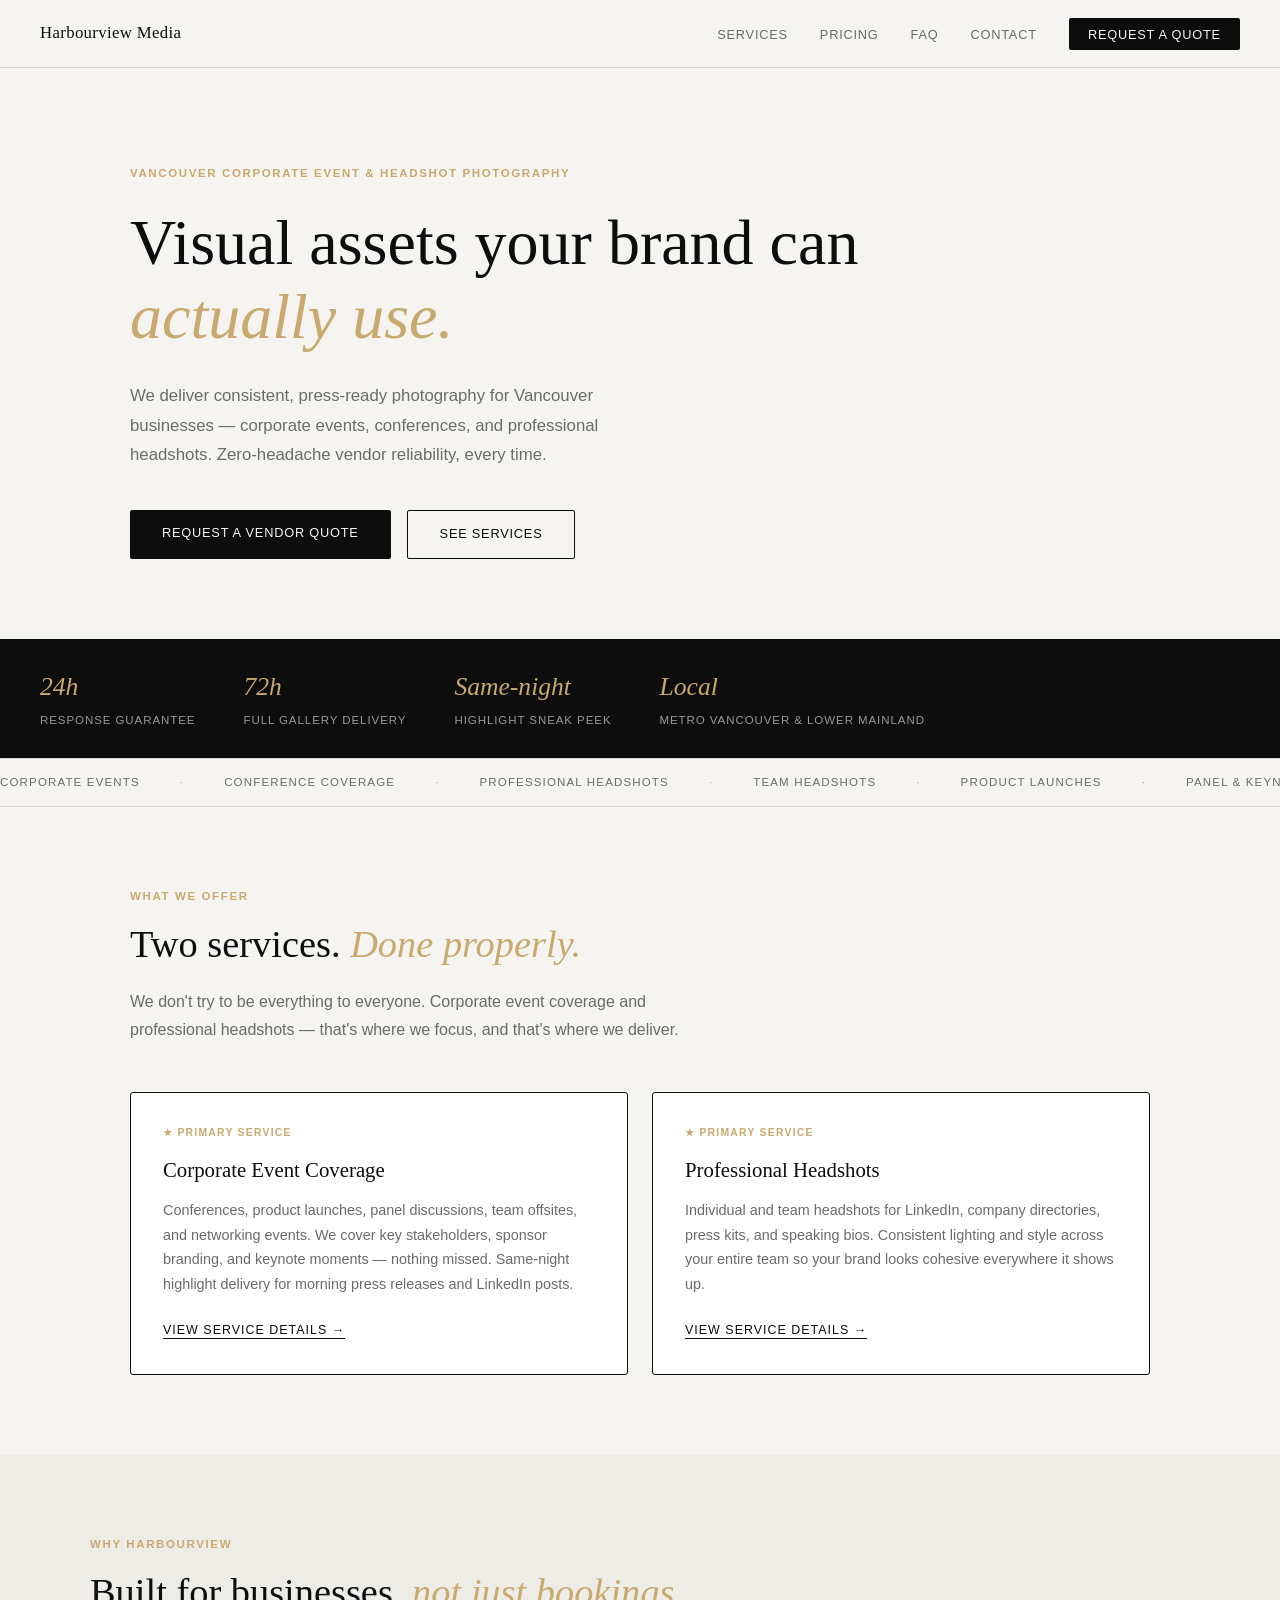
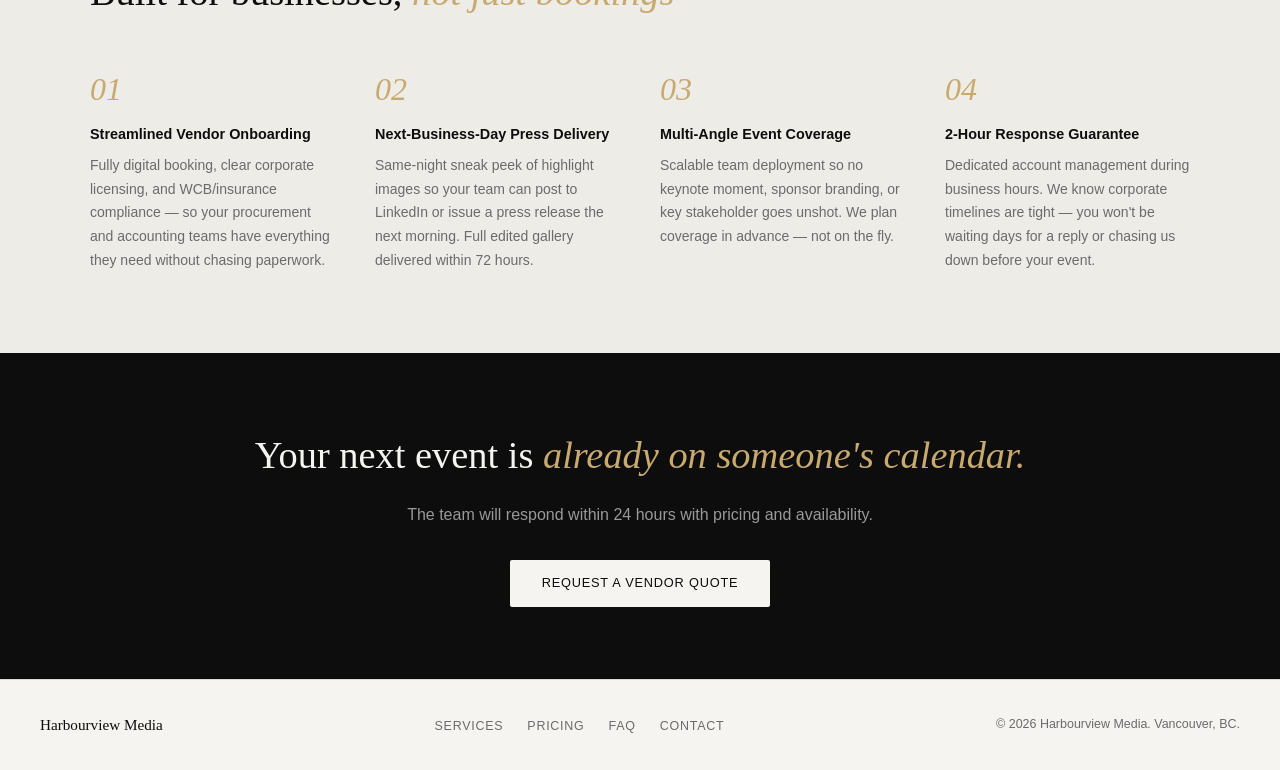
<file: index.html>
<!DOCTYPE html>
<html lang="en">
<head>
  <meta charset="UTF-8" />
  <meta name="viewport" content="width=device-width, initial-scale=1.0" />
  <title>Harbourview Media — Vancouver Corporate Event & Headshot Photography</title>
  <meta name="description" content="Vancouver's reliable corporate event and professional headshot photography studio. Serving HR directors, event planners, and marketing teams across Metro Vancouver." />
  <style>
    *, *::before, *::after { box-sizing: border-box; margin: 0; padding: 0; }
    :root {
      --black: #0d0d0d;
      --white: #f5f4f0;
      --accent: #c8a96e;
      --grey: #6b6b6b;
      --light: #eeece7;
      --border: #dedad3;
      --font-display: Georgia, 'Times New Roman', serif;
      --font-body: 'Helvetica Neue', Helvetica, Arial, sans-serif;
    }
    html { scroll-behavior: smooth; }
    body { font-family: var(--font-body); background: var(--white); color: var(--black); line-height: 1.6; }

    nav {
      display: flex; justify-content: space-between; align-items: center;
      padding: 1.25rem 2.5rem; border-bottom: 1px solid var(--border);
      background: var(--white); position: sticky; top: 0; z-index: 100;
    }
    .nav-logo { font-family: var(--font-display); font-size: 1.05rem; font-weight: normal; text-decoration: none; color: var(--black); letter-spacing: 0.02em; }
    .nav-links { display: flex; gap: 2rem; list-style: none; align-items: center; }
    .nav-links a { text-decoration: none; color: var(--grey); font-size: 0.8rem; letter-spacing: 0.06em; text-transform: uppercase; transition: color 0.2s; }
    .nav-links a:hover { color: var(--black); }
    .nav-cta { background: var(--black) !important; color: var(--white) !important; padding: 0.55rem 1.2rem !important; border-radius: 2px; }
    .nav-cta:hover { background: var(--accent) !important; color: var(--black) !important; }

    .hero { padding: 6rem 2.5rem 5rem; max-width: 1100px; margin: 0 auto; }
    .hero-eyebrow { font-size: 0.72rem; text-transform: uppercase; letter-spacing: 0.14em; color: var(--accent); margin-bottom: 1.5rem; font-weight: 600; }
    .hero h1 { font-family: var(--font-display); font-size: clamp(2.4rem, 5vw, 4.2rem); font-weight: normal; line-height: 1.15; max-width: 820px; margin-bottom: 1.75rem; }
    .hero h1 em { font-style: italic; color: var(--accent); }
    .hero-sub { font-size: 1.05rem; color: var(--grey); max-width: 540px; margin-bottom: 2.5rem; line-height: 1.75; }
    .hero-actions { display: flex; gap: 1rem; flex-wrap: wrap; }
    .btn-primary { background: var(--black); color: var(--white); padding: 0.85rem 2rem; text-decoration: none; font-size: 0.8rem; letter-spacing: 0.06em; text-transform: uppercase; border-radius: 2px; transition: background 0.2s; display: inline-block; }
    .btn-primary:hover { background: var(--accent); color: var(--black); }
    .btn-secondary { border: 1px solid var(--black); color: var(--black); padding: 0.85rem 2rem; text-decoration: none; font-size: 0.8rem; letter-spacing: 0.06em; text-transform: uppercase; border-radius: 2px; transition: all 0.2s; display: inline-block; }
    .btn-secondary:hover { background: var(--black); color: var(--white); }

    .stats-bar { background: var(--black); color: var(--white); padding: 1.75rem 2.5rem; display: flex; gap: 3rem; flex-wrap: wrap; }
    .stat-item { display: flex; flex-direction: column; }
    .stat-value { font-family: var(--font-display); font-size: 1.6rem; font-style: italic; color: var(--accent); }
    .stat-label { font-size: 0.72rem; text-transform: uppercase; letter-spacing: 0.08em; color: #999; margin-top: 0.2rem; }

    .marquee-wrap { border-top: 1px solid var(--border); border-bottom: 1px solid var(--border); padding: 0.9rem 0; overflow: hidden; }
    .marquee-track { display: flex; gap: 2.5rem; animation: marquee 22s linear infinite; white-space: nowrap; }
    .marquee-track span { font-size: 0.72rem; text-transform: uppercase; letter-spacing: 0.1em; color: var(--grey); }
    .marquee-track .dot { color: var(--accent); }
    @keyframes marquee { from { transform: translateX(0); } to { transform: translateX(-50%); } }

    section { padding: 5rem 2.5rem; max-width: 1100px; margin: 0 auto; }
    .section-full { padding: 5rem 2.5rem; background: var(--light); }
    .section-full-inner { max-width: 1100px; margin: 0 auto; }
    .section-label { font-size: 0.72rem; text-transform: uppercase; letter-spacing: 0.14em; color: var(--accent); font-weight: 600; margin-bottom: 1rem; }
    .section-title { font-family: var(--font-display); font-size: clamp(1.8rem, 3vw, 2.6rem); font-weight: normal; line-height: 1.2; margin-bottom: 1.25rem; }
    .section-title em { font-style: italic; color: var(--accent); }
    .section-body { font-size: 1rem; color: var(--grey); max-width: 560px; line-height: 1.75; margin-bottom: 2.5rem; }

    .services-grid { display: grid; grid-template-columns: repeat(auto-fit, minmax(280px, 1fr)); gap: 1.5rem; margin-top: 3rem; }
    .service-card { border: 1px solid var(--border); padding: 2rem; border-radius: 3px; background: #fff; transition: border-color 0.2s, box-shadow 0.2s; }
    .service-card:hover { border-color: var(--accent); box-shadow: 0 4px 20px rgba(0,0,0,0.06); }
    .service-card.featured { border-color: var(--black); }
    .service-tag { font-size: 0.65rem; text-transform: uppercase; letter-spacing: 0.12em; color: var(--accent); font-weight: 600; margin-bottom: 0.75rem; display: block; }
    .service-card h3 { font-family: var(--font-display); font-size: 1.3rem; font-weight: normal; margin-bottom: 0.75rem; }
    .service-card p { font-size: 0.9rem; color: var(--grey); line-height: 1.7; margin-bottom: 1.25rem; }
    .service-price { font-size: 0.85rem; color: var(--black); font-weight: 600; margin-bottom: 1rem; }
    .service-link { font-size: 0.78rem; text-transform: uppercase; letter-spacing: 0.08em; color: var(--black); text-decoration: none; border-bottom: 1px solid var(--black); padding-bottom: 1px; }
    .service-link:hover { color: var(--accent); border-color: var(--accent); }

    .why-grid { display: grid; grid-template-columns: repeat(auto-fit, minmax(220px, 1fr)); gap: 2.5rem; margin-top: 3rem; }
    .why-num { font-family: var(--font-display); font-size: 2rem; font-style: italic; color: var(--accent); margin-bottom: 0.5rem; }
    .why-item h4 { font-size: 0.9rem; font-weight: 600; margin-bottom: 0.5rem; }
    .why-item p { font-size: 0.875rem; color: var(--grey); line-height: 1.7; }

    .cta-band { background: var(--black); color: var(--white); padding: 4.5rem 2.5rem; text-align: center; }
    .cta-band h2 { font-family: var(--font-display); font-size: clamp(1.8rem, 3vw, 2.8rem); font-weight: normal; margin-bottom: 1rem; }
    .cta-band h2 em { font-style: italic; color: var(--accent); }
    .cta-band p { font-size: 1rem; color: #999; margin-bottom: 2rem; }
    .btn-light { background: var(--white); color: var(--black); padding: 0.85rem 2rem; text-decoration: none; font-size: 0.8rem; letter-spacing: 0.06em; text-transform: uppercase; border-radius: 2px; display: inline-block; transition: background 0.2s; }
    .btn-light:hover { background: var(--accent); }

    footer { border-top: 1px solid var(--border); padding: 2rem 2.5rem; display: flex; justify-content: space-between; align-items: center; flex-wrap: wrap; gap: 1rem; }
    .footer-logo { font-family: var(--font-display); font-size: 0.95rem; color: var(--black); text-decoration: none; }
    .footer-links { display: flex; gap: 1.5rem; list-style: none; }
    .footer-links a { font-size: 0.78rem; text-transform: uppercase; letter-spacing: 0.06em; color: var(--grey); text-decoration: none; }
    .footer-links a:hover { color: var(--black); }
    .footer-copy { font-size: 0.78rem; color: var(--grey); }

    @media (max-width: 680px) {
      nav { padding: 1rem 1.25rem; }
      .nav-links { gap: 0.75rem; }
      .hero, section { padding: 3.5rem 1.25rem 3rem; }
      .stats-bar { padding: 1.5rem 1.25rem; gap: 1.5rem; }
      .section-full { padding: 3rem 1.25rem; }
      footer { flex-direction: column; align-items: flex-start; padding: 1.5rem 1.25rem; }
      .cta-band { padding: 3rem 1.25rem; }
    }
  </style>
</head>
<body>

<nav>
  <a href="/" class="nav-logo">Harbourview Media</a>
  <ul class="nav-links">
    <li><a href="/services">Services</a></li>
    <li><a href="/pricing">Pricing</a></li>
    <li><a href="/faq">FAQ</a></li>
    <li><a href="/contact">Contact</a></li>
    <li><a href="/contact" class="nav-cta">Request a Quote</a></li>
  </ul>
</nav>

<div class="hero">
  <p class="hero-eyebrow">Vancouver Corporate Event &amp; Headshot Photography</p>
  <h1>Visual assets your brand can <em>actually use.</em></h1>
  <p class="hero-sub">We deliver consistent, press-ready photography for Vancouver businesses — corporate events, conferences, and professional headshots. Zero-headache vendor reliability, every time.</p>
  <div class="hero-actions">
    <a href="/contact" class="btn-primary">Request a Vendor Quote</a>
    <a href="/services" class="btn-secondary">See Services</a>
  </div>
</div>

<div class="stats-bar">
  <div class="stat-item"><span class="stat-value">24h</span><span class="stat-label">Response guarantee</span></div>
  <div class="stat-item"><span class="stat-value">72h</span><span class="stat-label">Full gallery delivery</span></div>
  <div class="stat-item"><span class="stat-value">Same-night</span><span class="stat-label">Highlight sneak peek</span></div>
  <div class="stat-item"><span class="stat-value">Local</span><span class="stat-label">Metro Vancouver &amp; Lower Mainland</span></div>
</div>

<div class="marquee-wrap">
  <div class="marquee-track">
    <span>Corporate Events</span><span class="dot">·</span>
    <span>Conference Coverage</span><span class="dot">·</span>
    <span>Professional Headshots</span><span class="dot">·</span>
    <span>Team Headshots</span><span class="dot">·</span>
    <span>Product Launches</span><span class="dot">·</span>
    <span>Panel &amp; Keynote Coverage</span><span class="dot">·</span>
    <span>Graduation Sessions</span><span class="dot">·</span>
    <span>Press-Ready Delivery</span><span class="dot">·</span>
    <span>Corporate Events</span><span class="dot">·</span>
    <span>Conference Coverage</span><span class="dot">·</span>
    <span>Professional Headshots</span><span class="dot">·</span>
    <span>Team Headshots</span><span class="dot">·</span>
    <span>Product Launches</span><span class="dot">·</span>
    <span>Panel &amp; Keynote Coverage</span><span class="dot">·</span>
    <span>Graduation Sessions</span><span class="dot">·</span>
    <span>Press-Ready Delivery</span><span class="dot">·</span>
  </div>
</div>

<section>
  <p class="section-label">What We Offer</p>
  <h2 class="section-title">Two services. <em>Done properly.</em></h2>
  <p class="section-body">We don't try to be everything to everyone. Corporate event coverage and professional headshots — that's where we focus, and that's where we deliver.</p>

  <div class="services-grid" style="grid-template-columns: repeat(2, 1fr);">
    <div class="service-card featured">
      <span class="service-tag">★ Primary Service</span>
      <h3>Corporate Event Coverage</h3>
      <p>Conferences, product launches, panel discussions, team offsites, and networking events. We cover key stakeholders, sponsor branding, and keynote moments — nothing missed. Same-night highlight delivery for morning press releases and LinkedIn posts.</p>
      <a href="/services#events" class="service-link">View service details →</a>
    </div>

    <div class="service-card featured">
      <span class="service-tag">★ Primary Service</span>
      <h3>Professional Headshots</h3>
      <p>Individual and team headshots for LinkedIn, company directories, press kits, and speaking bios. Consistent lighting and style across your entire team so your brand looks cohesive everywhere it shows up.</p>
      <a href="/services#headshots" class="service-link">View service details →</a>
    </div>
  </div>
</section>

<div class="section-full">
  <div class="section-full-inner">
    <p class="section-label">Why Harbourview</p>
    <h2 class="section-title">Built for businesses, <em>not just bookings</em></h2>
    <div class="why-grid">
      <div class="why-item">
        <div class="why-num">01</div>
        <h4>Streamlined Vendor Onboarding</h4>
        <p>Fully digital booking, clear corporate licensing, and WCB/insurance compliance — so your procurement and accounting teams have everything they need without chasing paperwork.</p>
      </div>
      <div class="why-item">
        <div class="why-num">02</div>
        <h4>Next-Business-Day Press Delivery</h4>
        <p>Same-night sneak peek of highlight images so your team can post to LinkedIn or issue a press release the next morning. Full edited gallery delivered within 72 hours.</p>
      </div>
      <div class="why-item">
        <div class="why-num">03</div>
        <h4>Multi-Angle Event Coverage</h4>
        <p>Scalable team deployment so no keynote moment, sponsor branding, or key stakeholder goes unshot. We plan coverage in advance — not on the fly.</p>
      </div>
      <div class="why-item">
        <div class="why-num">04</div>
        <h4>2-Hour Response Guarantee</h4>
        <p>Dedicated account management during business hours. We know corporate timelines are tight — you won't be waiting days for a reply or chasing us down before your event.</p>
      </div>
    </div>
  </div>
</div>

<div class="cta-band">
  <h2>Your next event is <em>already on someone's calendar.</em></h2>
  <p>The team will respond within 24 hours with pricing and availability.</p>
  <a href="/contact" class="btn-light">Request a Vendor Quote</a>
</div>

<footer>
  <a href="/" class="footer-logo">Harbourview Media</a>
  <ul class="footer-links">
    <li><a href="/services">Services</a></li>
    <li><a href="/pricing">Pricing</a></li>
    <li><a href="/faq">FAQ</a></li>
    <li><a href="/contact">Contact</a></li>
  </ul>
  <p class="footer-copy">© 2026 Harbourview Media. Vancouver, BC.</p>
</footer>

</body>
</html>
</file>
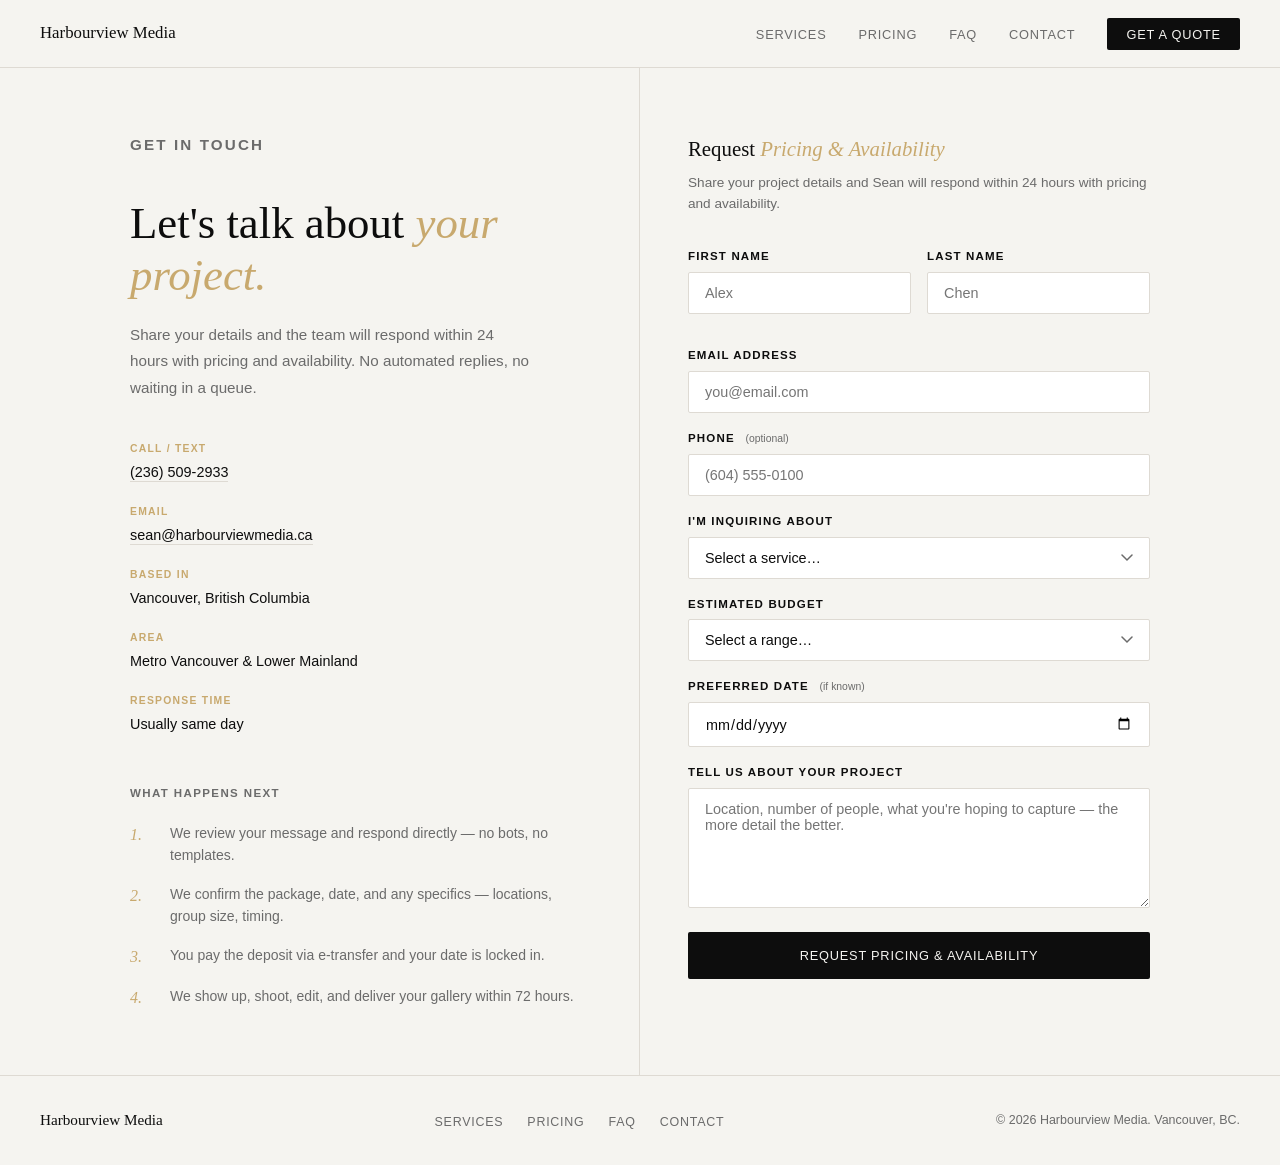
<file: contact/index.html>
<!DOCTYPE html>
<html lang="en">
<head>
  <meta charset="UTF-8" />
  <meta name="viewport" content="width=device-width, initial-scale=1.0" />
  <title>Contact — Harbourview Media</title>
  <meta name="description" content="Get a quote for event photography, grad portraits, headshots, or family sessions in Vancouver. We respond same day." />
  <style>
    *, *::before, *::after { box-sizing: border-box; margin: 0; padding: 0; }
    :root {
      --black: #0d0d0d; --white: #f5f4f0; --accent: #c8a96e;
      --grey: #6b6b6b; --light: #eeece7; --border: #dedad3;
      --font-display: Georgia, 'Times New Roman', serif;
      --font-body: 'Helvetica Neue', Helvetica, Arial, sans-serif;
    }
    body { font-family: var(--font-body); background: var(--white); color: var(--black); line-height: 1.6; }

    nav { display: flex; justify-content: space-between; align-items: center; padding: 1.25rem 2.5rem; border-bottom: 1px solid var(--border); background: var(--white); position: sticky; top: 0; z-index: 100; }
    .nav-logo { font-family: var(--font-display); font-size: 1.05rem; font-weight: normal; text-decoration: none; color: var(--black); }
    .nav-links { display: flex; gap: 2rem; list-style: none; align-items: center; }
    .nav-links a { text-decoration: none; color: var(--grey); font-size: 0.8rem; letter-spacing: 0.06em; text-transform: uppercase; transition: color 0.2s; }
    .nav-links a:hover { color: var(--black); }
    .nav-cta { background: var(--black) !important; color: var(--white) !important; padding: 0.55rem 1.2rem !important; border-radius: 2px; }
    .nav-cta:hover { background: var(--accent) !important; color: var(--black) !important; }

    /* LAYOUT */
    .contact-wrap { display: grid; grid-template-columns: 1fr 1fr; max-width: 1100px; margin: 0 auto; min-height: calc(100vh - 65px); }

    /* LEFT PANEL */
    .contact-left { padding: 4rem 3rem 4rem 2.5rem; border-right: 1px solid var(--border); }
    .page-label { font-size: 0.72rem; text-transform: uppercase; letter-spacing: 0.14em; color: var(--accent); font-weight: 600; margin-bottom: 1rem; }
    .contact-left h1 { font-family: var(--font-display); font-size: clamp(2rem, 3.5vw, 3rem); font-weight: normal; line-height: 1.15; margin-bottom: 1.25rem; }
    .contact-left h1 em { font-style: italic; color: var(--accent); }
    .contact-left p { font-size: 0.95rem; color: var(--grey); line-height: 1.75; margin-bottom: 2.5rem; max-width: 400px; }

    .contact-details { display: flex; flex-direction: column; gap: 1.25rem; margin-bottom: 3rem; }
    .contact-detail { display: flex; flex-direction: column; gap: 0.2rem; }
    .detail-label { font-size: 0.65rem; text-transform: uppercase; letter-spacing: 0.12em; color: var(--accent); font-weight: 600; }
    .detail-value { font-size: 0.9rem; color: var(--black); }
    .detail-value a { color: var(--black); text-decoration: none; border-bottom: 1px solid var(--border); padding-bottom: 1px; transition: border-color 0.2s; }
    .detail-value a:hover { border-color: var(--accent); color: var(--accent); }

    .next-steps { margin-top: 2rem; }
    .next-steps h3 { font-size: 0.72rem; text-transform: uppercase; letter-spacing: 0.12em; color: var(--grey); font-weight: 600; margin-bottom: 1.25rem; }
    .steps-list { display: flex; flex-direction: column; gap: 1rem; }
    .step { display: flex; gap: 1rem; align-items: flex-start; }
    .step-num { font-family: var(--font-display); font-size: 1rem; font-style: italic; color: var(--accent); flex-shrink: 0; width: 1.5rem; }
    .step-text { font-size: 0.875rem; color: var(--grey); line-height: 1.6; }

    /* RIGHT PANEL — FORM */
    .contact-right { padding: 4rem 2.5rem 4rem 3rem; }
    .contact-right h2 { font-family: var(--font-display); font-size: 1.3rem; font-weight: normal; margin-bottom: 0.4rem; }
    .contact-right h2 em { font-style: italic; color: var(--accent); }
    .form-sub { font-size: 0.85rem; color: var(--grey); margin-bottom: 2rem; }

    .form-row { display: grid; grid-template-columns: 1fr 1fr; gap: 1rem; margin-bottom: 1rem; }
    .form-group { display: flex; flex-direction: column; gap: 0.4rem; margin-bottom: 1rem; }
    .form-group label { font-size: 0.72rem; text-transform: uppercase; letter-spacing: 0.1em; font-weight: 600; color: var(--black); }
    .form-group input,
    .form-group select,
    .form-group textarea {
      font-family: var(--font-body);
      font-size: 0.9rem;
      padding: 0.75rem 1rem;
      border: 1px solid var(--border);
      border-radius: 2px;
      background: #fff;
      color: var(--black);
      transition: border-color 0.2s;
      outline: none;
      appearance: none;
      -webkit-appearance: none;
    }
    .form-group input:focus,
    .form-group select:focus,
    .form-group textarea:focus { border-color: var(--black); }
    .form-group textarea { resize: vertical; min-height: 120px; }
    .form-group select { background-image: url("data:image/svg+xml,%3Csvg xmlns='http://www.w3.org/2000/svg' width='12' height='8' viewBox='0 0 12 8'%3E%3Cpath d='M1 1l5 5 5-5' stroke='%236b6b6b' stroke-width='1.5' fill='none' stroke-linecap='round'/%3E%3C/svg%3E"); background-repeat: no-repeat; background-position: right 1rem center; padding-right: 2.5rem; cursor: pointer; }

    .optional-tag { font-size: 0.65rem; color: var(--grey); font-weight: normal; text-transform: none; letter-spacing: 0; margin-left: 0.4rem; }

    .btn-submit { width: 100%; background: var(--black); color: var(--white); padding: 1rem 2rem; border: none; font-family: var(--font-body); font-size: 0.8rem; letter-spacing: 0.06em; text-transform: uppercase; border-radius: 2px; cursor: pointer; transition: background 0.2s; margin-top: 0.5rem; }
    .btn-submit:hover { background: var(--accent); color: var(--black); }

    /* SUCCESS STATE */
    .success-state { display: none; text-align: center; padding: 3rem 1rem; }
    .success-state.visible { display: block; }
    .success-icon { font-size: 2rem; margin-bottom: 1rem; }
    .success-state h3 { font-family: var(--font-display); font-size: 1.5rem; font-weight: normal; margin-bottom: 0.75rem; }
    .success-state h3 em { font-style: italic; color: var(--accent); }
    .success-state p { font-size: 0.9rem; color: var(--grey); }
    .form-visible { display: block; }
    .form-hidden { display: none; }

    footer { border-top: 1px solid var(--border); padding: 2rem 2.5rem; display: flex; justify-content: space-between; align-items: center; flex-wrap: wrap; gap: 1rem; }
    .footer-logo { font-family: var(--font-display); font-size: 0.95rem; color: var(--black); text-decoration: none; }
    .footer-links { display: flex; gap: 1.5rem; list-style: none; }
    .footer-links a { font-size: 0.78rem; text-transform: uppercase; letter-spacing: 0.06em; color: var(--grey); text-decoration: none; }
    .footer-links a:hover { color: var(--black); }
    .footer-copy { font-size: 0.78rem; color: var(--grey); }

    @media (max-width: 768px) {
      .contact-wrap { grid-template-columns: 1fr; }
      .contact-left { border-right: none; border-bottom: 1px solid var(--border); padding: 3rem 1.25rem 2.5rem; }
      .contact-right { padding: 2.5rem 1.25rem; }
      .form-row { grid-template-columns: 1fr; }
      nav { padding: 1rem 1.25rem; }
      .nav-links { gap: 0.75rem; }
      footer { flex-direction: column; align-items: flex-start; padding: 1.5rem 1.25rem; }
    }
  </style>
</head>
<body>

<nav>
  <a href="https://harbourviewmedia.ca/" class="nav-logo">Harbourview Media</a>
  <ul class="nav-links">
    <li><a href="https://harbourviewmedia.ca/services">Services</a></li>
    <li><a href="https://harbourviewmedia.ca/pricing">Pricing</a></li>
    <li><a href="https://harbourviewmedia.ca/faq">FAQ</a></li>
    <li><a href="https://harbourviewmedia.ca/contact">Contact</a></li>
    <li><a href="https://harbourviewmedia.ca/contact" class="nav-cta">Get a Quote</a></li>
  </ul>
</nav>

<div class="contact-wrap">

  <!-- LEFT -->
  <div class="contact-left">
    <p class="page-label">Get in touch</p>
    <h1>Let's talk about <em>your project.</em></h1>
    <p>Share your details and the team will respond within 24 hours with pricing and availability. No automated replies, no waiting in a queue.</p>

    <div class="contact-details">
      <div class="contact-detail">
        <span class="detail-label">Call / Text</span>
        <span class="detail-value"><a href="tel:2365092933">(236) 509-2933</a></span>
      </div>
      <div class="contact-detail">
        <span class="detail-label">Email</span>
        <span class="detail-value"><a href="mailto:sean@harbourviewmedia.ca">sean@harbourviewmedia.ca</a></span>
      </div>
      <div class="contact-detail">
        <span class="detail-label">Based in</span>
        <span class="detail-value">Vancouver, British Columbia</span>
      </div>
      <div class="contact-detail">
        <span class="detail-label">Area</span>
        <span class="detail-value">Metro Vancouver &amp; Lower Mainland</span>
      </div>
      <div class="contact-detail">
        <span class="detail-label">Response time</span>
        <span class="detail-value">Usually same day</span>
      </div>
    </div>

    <div class="next-steps">
      <h3>What happens next</h3>
      <div class="steps-list">
        <div class="step">
          <span class="step-num">1.</span>
          <span class="step-text">We review your message and respond directly — no bots, no templates.</span>
        </div>
        <div class="step">
          <span class="step-num">2.</span>
          <span class="step-text">We confirm the package, date, and any specifics — locations, group size, timing.</span>
        </div>
        <div class="step">
          <span class="step-num">3.</span>
          <span class="step-text">You pay the deposit via e-transfer and your date is locked in.</span>
        </div>
        <div class="step">
          <span class="step-num">4.</span>
          <span class="step-text">We show up, shoot, edit, and deliver your gallery within 72 hours.</span>
        </div>
      </div>
    </div>
  </div>

  <!-- RIGHT — FORM -->
  <div class="contact-right">
    <h2>Request <em>Pricing &amp; Availability</em></h2>
    <p class="form-sub">Share your project details and Sean will respond within 24 hours with pricing and availability.</p>

    <div id="formWrap" class="form-visible">
      <form id="contactForm" action="https://formspree.io/f/mjgernbq" method="POST">

        <div class="form-row">
          <div class="form-group">
            <label for="firstName">First name</label>
            <input type="text" id="firstName" name="firstName" placeholder="Alex" required />
          </div>
          <div class="form-group">
            <label for="lastName">Last name</label>
            <input type="text" id="lastName" name="lastName" placeholder="Chen" required />
          </div>
        </div>

        <div class="form-group">
          <label for="email">Email address</label>
          <input type="email" id="email" name="email" placeholder="you@email.com" required />
        </div>

        <div class="form-group">
          <label for="phone">Phone <span class="optional-tag">(optional)</span></label>
          <input type="tel" id="phone" name="phone" placeholder="(604) 555-0100" />
        </div>

        <div class="form-group">
          <label for="service">I'm inquiring about</label>
          <select id="service" name="service" required>
            <option value="" disabled selected>Select a service…</option>
            <option value="event-coverage">Event Coverage</option>
            <option value="headshots">Professional Headshots</option>
            <option value="other">Custom / Other</option>
          </select>
        </div>

        <div class="form-group">
          <label for="budget">Estimated budget</label>
          <select id="budget" name="budget" required>
            <option value="" disabled selected>Select a range…</option>
            <option value="under-200">Under $200</option>
            <option value="200-500">$200 – $500</option>
            <option value="500-1000">$500 – $1,000</option>
            <option value="1000-plus">$1,000+</option>
          </select>
        </div>

        <div class="form-group">
          <label for="eventDate">Preferred date <span class="optional-tag">(if known)</span></label>
          <input type="date" id="eventDate" name="eventDate" />
        </div>

        <div class="form-group">
          <label for="message">Tell us about your project</label>
          <textarea id="message" name="message" placeholder="Location, number of people, what you're hoping to capture — the more detail the better." required></textarea>
        </div>

        <button type="submit" class="btn-submit">Request Pricing &amp; Availability</button>

      </form>
    </div>

    <div id="successState" class="success-state">
      <div class="success-icon">✓</div>
      <h3>Request <em>received.</em></h3>
      <p>Thank you. The team will review your project details and reply within 24 hours with pricing and availability.</p>
    </div>
  </div>

</div>

<footer>
  <a href="https://harbourviewmedia.ca/" class="footer-logo">Harbourview Media</a>
  <ul class="footer-links">
    <li><a href="https://harbourviewmedia.ca/services">Services</a></li>
    <li><a href="https://harbourviewmedia.ca/pricing">Pricing</a></li>
    <li><a href="https://harbourviewmedia.ca/faq">FAQ</a></li>
    <li><a href="https://harbourviewmedia.ca/contact">Contact</a></li>
  </ul>
  <p class="footer-copy">© 2026 Harbourview Media. Vancouver, BC.</p>
</footer>

<script>
  // Pre-select service from URL param e.g. contact.html?service=headshots
  const params = new URLSearchParams(window.location.search);
  const serviceParam = params.get('service');
  if (serviceParam) {
    const select = document.getElementById('service');
    if (select) {
      const option = select.querySelector(`option[value="${serviceParam}"]`);
      if (option) option.selected = true;
    }
  }

  // Form submission — works with Formspree
  const form = document.getElementById('contactForm');
  form.addEventListener('submit', async function(e) {
    e.preventDefault();
    const btn = form.querySelector('.btn-submit');
    btn.textContent = 'Sending…';
    btn.disabled = true;

    try {
      const response = await fetch(form.action, {
        method: 'POST',
        body: new FormData(form),
        headers: { 'Accept': 'application/json' }
      });

      if (response.ok) {
        document.getElementById('formWrap').classList.replace('form-visible', 'form-hidden');
        document.getElementById('successState').classList.add('visible');
      } else {
        btn.textContent = 'Something went wrong — please email sean@harbourviewmedia.ca directly.';
        btn.disabled = false;
      }
    } catch {
      btn.textContent = 'Something went wrong — please email sean@harbourviewmedia.ca directly.';
      btn.disabled = false;
    }
  });
</script>

</body>
</html>
</file>
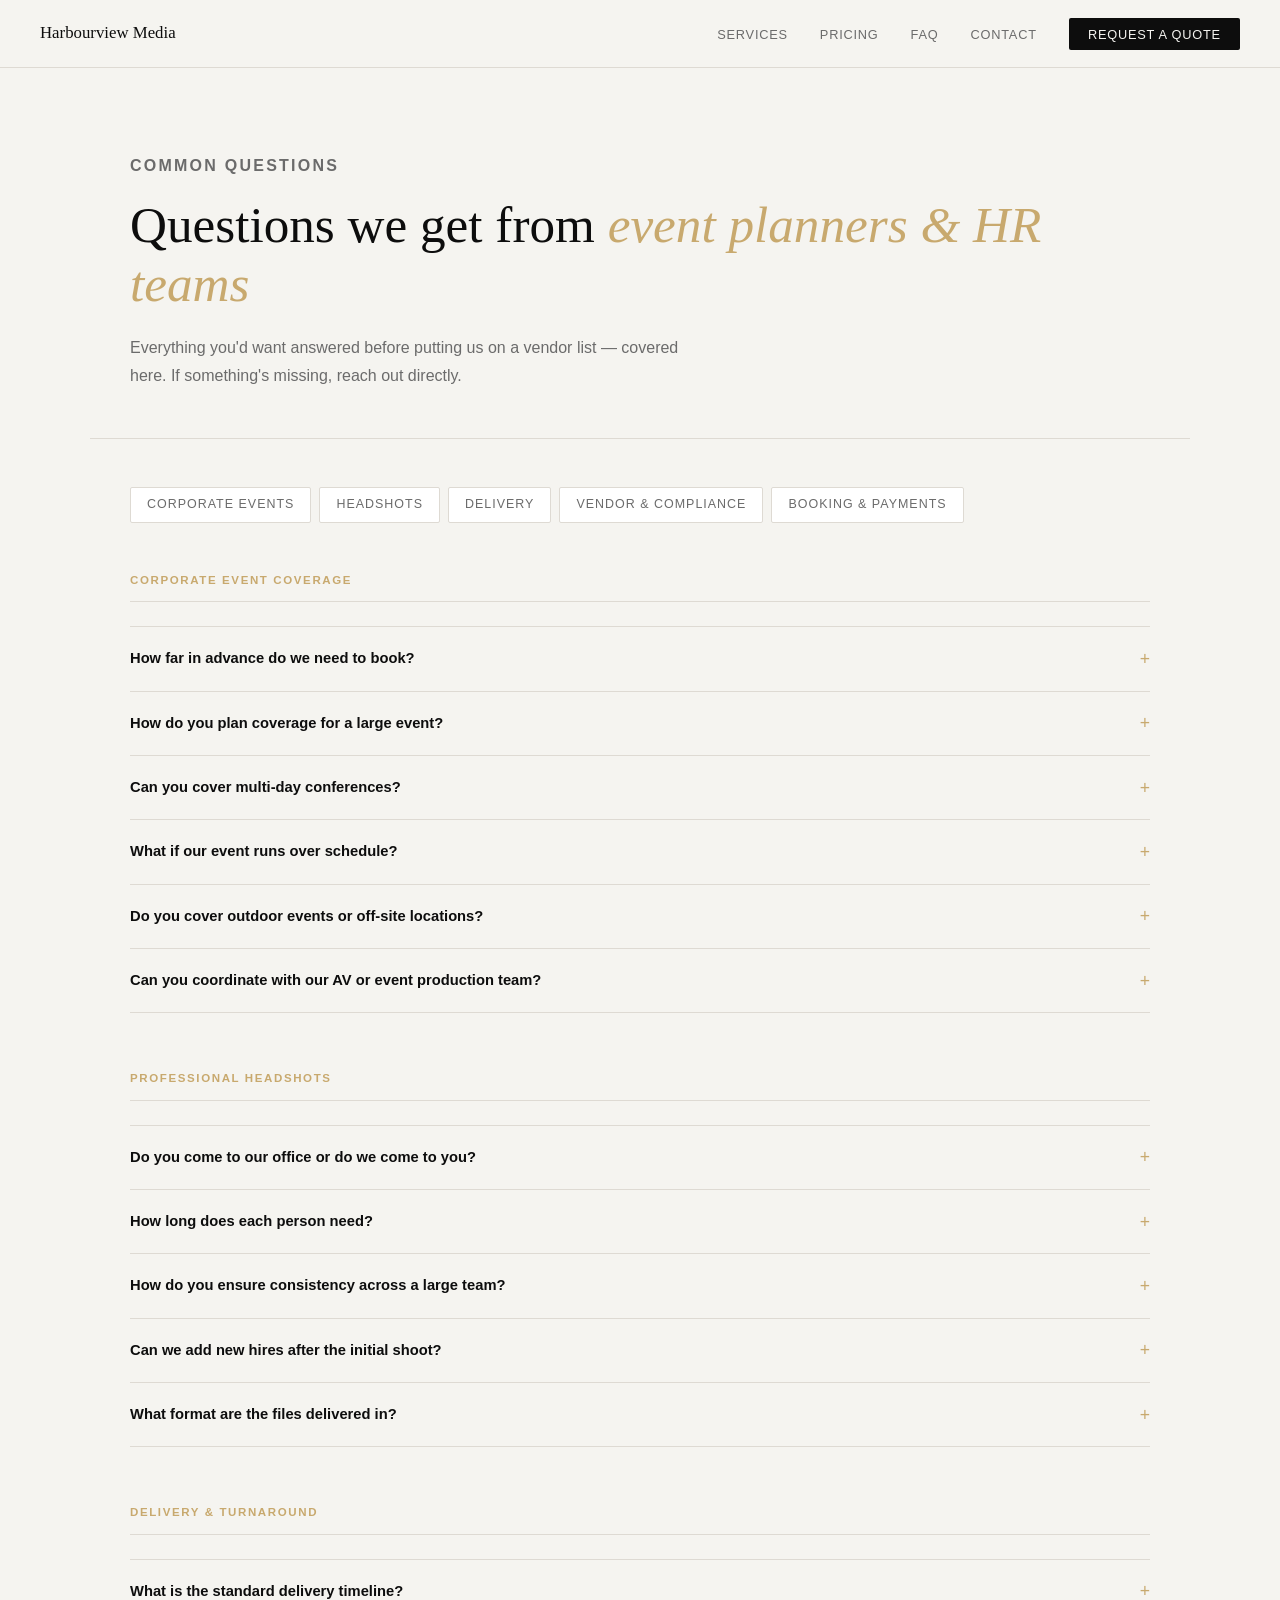
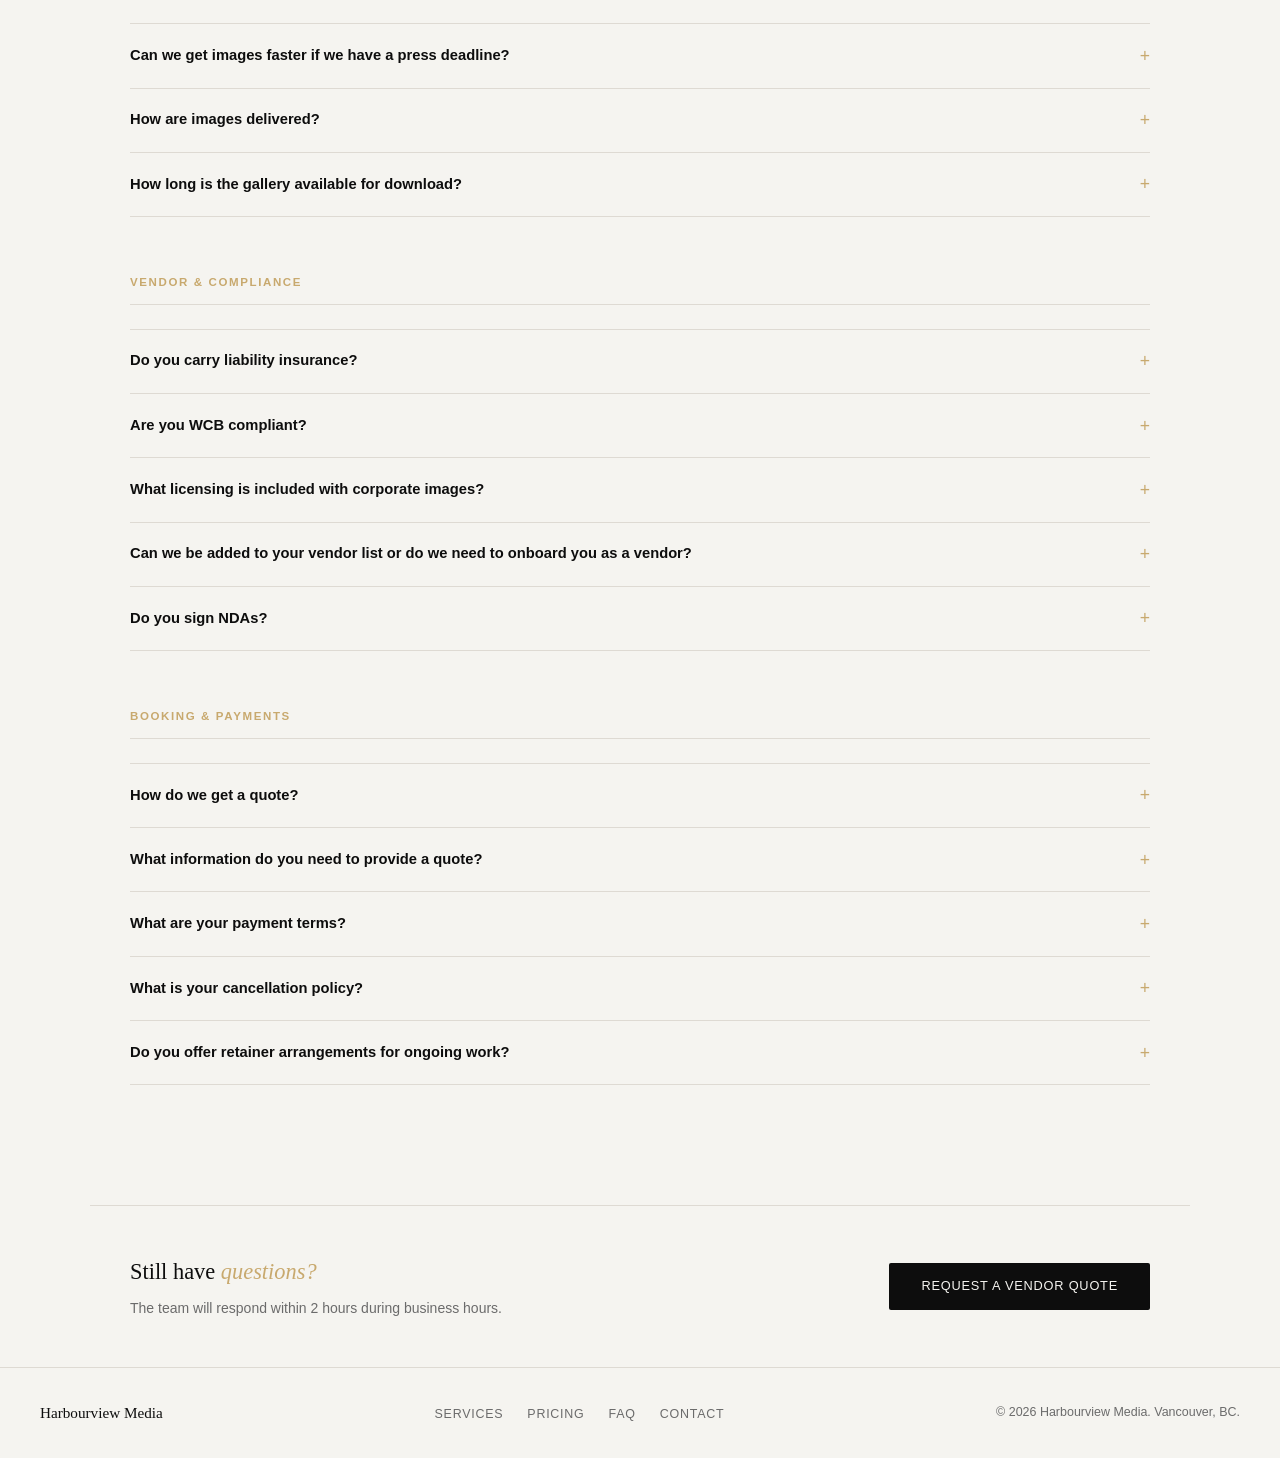
<file: faq/index.html>
<!DOCTYPE html>
<html lang="en">
<head>
  <meta charset="UTF-8" />
  <meta name="viewport" content="width=device-width, initial-scale=1.0" />
  <title>FAQ — Harbourview Media</title>
  <meta name="description" content="Common questions from HR directors, event planners, and marketing teams about booking corporate photography with Harbourview Media in Vancouver." />
  <style>
    *, *::before, *::after { box-sizing: border-box; margin: 0; padding: 0; }
    :root {
      --black: #0d0d0d; --white: #f5f4f0; --accent: #c8a96e;
      --grey: #6b6b6b; --light: #eeece7; --border: #dedad3;
      --font-display: Georgia, 'Times New Roman', serif;
      --font-body: 'Helvetica Neue', Helvetica, Arial, sans-serif;
    }
    body { font-family: var(--font-body); background: var(--white); color: var(--black); line-height: 1.6; }

    nav { display: flex; justify-content: space-between; align-items: center; padding: 1.25rem 2.5rem; border-bottom: 1px solid var(--border); background: var(--white); position: sticky; top: 0; z-index: 100; }
    .nav-logo { font-family: var(--font-display); font-size: 1.05rem; font-weight: normal; text-decoration: none; color: var(--black); }
    .nav-links { display: flex; gap: 2rem; list-style: none; align-items: center; }
    .nav-links a { text-decoration: none; color: var(--grey); font-size: 0.8rem; letter-spacing: 0.06em; text-transform: uppercase; transition: color 0.2s; }
    .nav-links a:hover { color: var(--black); }
    .nav-cta { background: var(--black) !important; color: var(--white) !important; padding: 0.55rem 1.2rem !important; border-radius: 2px; }
    .nav-cta:hover { background: var(--accent) !important; color: var(--black) !important; }

    .page-header { padding: 4rem 2.5rem 3rem; max-width: 1100px; margin: 0 auto; border-bottom: 1px solid var(--border); }
    .page-label { font-size: 0.72rem; text-transform: uppercase; letter-spacing: 0.14em; color: var(--accent); font-weight: 600; margin-bottom: 1rem; }
    .page-header h1 { font-family: var(--font-display); font-size: clamp(2rem, 4vw, 3.2rem); font-weight: normal; line-height: 1.15; }
    .page-header h1 em { font-style: italic; color: var(--accent); }
    .page-header p { font-size: 1rem; color: var(--grey); max-width: 560px; margin-top: 1.25rem; line-height: 1.75; }

    .faq-wrap { max-width: 1100px; margin: 0 auto; padding: 3rem 2.5rem 4rem; }
    .faq-jumps { display: flex; flex-wrap: wrap; gap: 0.5rem; margin-bottom: 3rem; }
    .faq-jump-link { font-size: 0.78rem; text-transform: uppercase; letter-spacing: 0.08em; color: var(--grey); text-decoration: none; border: 1px solid var(--border); padding: 0.45rem 1rem; border-radius: 2px; background: #fff; transition: all 0.2s; }
    .faq-jump-link:hover { border-color: var(--black); color: var(--black); }

    .faq-content { }
    .faq-group { margin-bottom: 3.5rem; }
    .faq-group-label { font-size: 0.72rem; text-transform: uppercase; letter-spacing: 0.14em; color: var(--accent); font-weight: 600; margin-bottom: 1.5rem; padding-bottom: 0.75rem; border-bottom: 1px solid var(--border); }

    details { border-bottom: 1px solid var(--border); }
    details:first-of-type { border-top: 1px solid var(--border); }
    summary { padding: 1.1rem 0; font-size: 0.92rem; font-weight: 600; cursor: pointer; list-style: none; display: flex; justify-content: space-between; align-items: center; gap: 1rem; }
    summary::-webkit-details-marker { display: none; }
    summary::after { content: '+'; color: var(--accent); font-size: 1.1rem; font-weight: 300; flex-shrink: 0; }
    details[open] summary::after { content: '−'; }
    .faq-answer { padding: 0 0 1.5rem; font-size: 0.9rem; color: var(--grey); line-height: 1.8; max-width: 640px; }
    .faq-answer a { color: var(--black); }

    .cta-block { padding: 3rem 2.5rem; max-width: 1100px; margin: 0 auto; border-top: 1px solid var(--border); display: flex; justify-content: space-between; align-items: center; flex-wrap: wrap; gap: 2rem; }
    .cta-block h3 { font-family: var(--font-display); font-size: 1.4rem; font-weight: normal; }
    .cta-block h3 em { font-style: italic; color: var(--accent); }
    .cta-block p { font-size: 0.875rem; color: var(--grey); margin-top: 0.4rem; }
    .btn-primary { display: inline-block; background: var(--black); color: var(--white); padding: 0.85rem 2rem; text-decoration: none; font-size: 0.8rem; letter-spacing: 0.06em; text-transform: uppercase; border-radius: 2px; transition: background 0.2s; white-space: nowrap; }
    .btn-primary:hover { background: var(--accent); color: var(--black); }

    footer { border-top: 1px solid var(--border); padding: 2rem 2.5rem; display: flex; justify-content: space-between; align-items: center; flex-wrap: wrap; gap: 1rem; }
    .footer-logo { font-family: var(--font-display); font-size: 0.95rem; color: var(--black); text-decoration: none; }
    .footer-links { display: flex; gap: 1.5rem; list-style: none; }
    .footer-links a { font-size: 0.78rem; text-transform: uppercase; letter-spacing: 0.06em; color: var(--grey); text-decoration: none; }
    .footer-links a:hover { color: var(--black); }
    .footer-copy { font-size: 0.78rem; color: var(--grey); }

    @media (max-width: 768px) {
      nav { padding: 1rem 1.25rem; }
      .nav-links { gap: 0.75rem; }
      .page-header { padding: 3rem 1.25rem 2rem; }
      .faq-wrap { padding: 2rem 1.25rem; }
      .cta-block { padding: 2.5rem 1.25rem; flex-direction: column; align-items: flex-start; }
      footer { flex-direction: column; align-items: flex-start; padding: 1.5rem 1.25rem; }
    }
  </style>
</head>
<body>

<nav>
  <a href="https://harbourviewmedia.ca/" class="nav-logo">Harbourview Media</a>
  <ul class="nav-links">
    <li><a href="https://harbourviewmedia.ca/services">Services</a></li>
    <li><a href="https://harbourviewmedia.ca/pricing">Pricing</a></li>
    <li><a href="https://harbourviewmedia.ca/faq">FAQ</a></li>
    <li><a href="https://harbourviewmedia.ca/contact">Contact</a></li>
    <li><a href="https://harbourviewmedia.ca/contact" class="nav-cta">Request a Quote</a></li>
  </ul>
</nav>

<div class="page-header">
  <p class="page-label">Common questions</p>
  <h1>Questions we get from <em>event planners &amp; HR teams</em></h1>
  <p>Everything you'd want answered before putting us on a vendor list — covered here. If something's missing, reach out directly.</p>
</div>

<div class="faq-wrap">
  <div class="faq-jumps">
    <a href="#events" class="faq-jump-link">Corporate Events</a>
    <a href="#headshots" class="faq-jump-link">Headshots</a>
    <a href="#delivery" class="faq-jump-link">Delivery</a>
    <a href="#vendor" class="faq-jump-link">Vendor &amp; Compliance</a>
    <a href="#booking" class="faq-jump-link">Booking &amp; Payments</a>
  </div>

  <div class="faq-content">

    <!-- CORPORATE EVENTS -->
    <div class="faq-group" id="events">
      <p class="faq-group-label">Corporate Event Coverage</p>

      <details>
        <summary>How far in advance do we need to book?</summary>
        <p class="faq-answer">For corporate events, 2–4 weeks is ideal. For large conferences or multi-day events, 4–8 weeks gives us time to plan coverage properly with your team. That said, we can often accommodate shorter notice — reach out and we'll let you know availability immediately.</p>
      </details>

      <details>
        <summary>How do you plan coverage for a large event?</summary>
        <p class="faq-answer">Before every event we run a planning call with your event or marketing team to build a shot list — key speakers, sponsor signage, networking moments, VIP attendees, and anything else that matters to your stakeholders. We don't show up and improvise. Coverage is mapped in advance so nothing critical gets missed.</p>
      </details>

      <details>
        <summary>Can you cover multi-day conferences?</summary>
        <p class="faq-answer">Yes. Multi-day conference packages include a dedicated account manager, per-day highlight delivery, and consistent editing across all days. We can also provide a branded gallery portal for your communications or media team to access images in real time.</p>
      </details>

      <details>
        <summary>What if our event runs over schedule?</summary>
        <p class="faq-answer">It happens. We build buffer time into event bookings and can extend on the day at an hourly rate agreed in advance. We'll never just pack up and leave mid-event — just communicate any changes and we'll adapt.</p>
      </details>

      <details>
        <summary>Do you cover outdoor events or off-site locations?</summary>
        <p class="faq-answer">Yes — we cover events across Metro Vancouver and the Lower Mainland, indoors or out. For locations outside Metro Vancouver, travel costs may apply. Let us know your venue when you submit a request.</p>
      </details>

      <details>
        <summary>Can you coordinate with our AV or event production team?</summary>
        <p class="faq-answer">Absolutely. We're used to working alongside AV crews, lighting teams, and event producers. Share your production contact and we'll coordinate directly so there are no conflicts on the day.</p>
      </details>
    </div>

    <!-- HEADSHOTS -->
    <div class="faq-group" id="headshots">
      <p class="faq-group-label">Professional Headshots</p>

      <details>
        <summary>Do you come to our office or do we come to you?</summary>
        <p class="faq-answer">We come to you. For team headshot days we set up a consistent lighting and backdrop setup at your office — this keeps disruption minimal and means your team doesn't lose half a day travelling. We can also shoot at an external location if your office space isn't suitable.</p>
      </details>

      <details>
        <summary>How long does each person need?</summary>
        <p class="faq-answer">Roughly 10–15 minutes per person for standard headshots. For executive portraits with multiple looks or more direction, allow 30–45 minutes. We'll build a schedule with your HR or office coordinator in advance so the day runs smoothly.</p>
      </details>

      <details>
        <summary>How do you ensure consistency across a large team?</summary>
        <p class="faq-answer">We use the same lighting setup, same background, and same editing style for every person — whether we shoot 5 people in one session or 50 people across three sessions. New hires added later will match your existing team photos.</p>
      </details>

      <details>
        <summary>Can we add new hires after the initial shoot?</summary>
        <p class="faq-answer">Yes. We keep your session settings on file so new hires can be added in a future session and match seamlessly. Ongoing top-up sessions are available for enterprise clients.</p>
      </details>

      <details>
        <summary>What format are the files delivered in?</summary>
        <p class="faq-answer">Each person receives high-resolution print-ready files and web-optimized versions — sized for LinkedIn, company websites, and press kits. If you need a specific format or resolution for your CMS or directory system, let us know and we'll export accordingly.</p>
      </details>
    </div>

    <!-- DELIVERY -->
    <div class="faq-group" id="delivery">
      <p class="faq-group-label">Delivery &amp; Turnaround</p>

      <details>
        <summary>What is the standard delivery timeline?</summary>
        <p class="faq-answer">Full edited gallery delivered within 72 hours of the shoot. For corporate events, we also deliver a same-night sneak peek of highlight images — typically 10–20 selects — so your team can post to LinkedIn or issue a press release the following morning.</p>
      </details>

      <details>
        <summary>Can we get images faster if we have a press deadline?</summary>
        <p class="faq-answer">Yes. Rush delivery — including same-day or next-morning full gallery — is available. This needs to be agreed in advance, not requested after the shoot. Include your deadline when you submit your quote request and we'll factor it into the package.</p>
      </details>

      <details>
        <summary>How are images delivered?</summary>
        <p class="faq-answer">Via a private, password-protected online gallery your team can access from any device. Images can be downloaded individually or as a full zip. We can also deliver via a shared Drive folder if that works better for your workflow.</p>
      </details>

      <details>
        <summary>How long is the gallery available for download?</summary>
        <p class="faq-answer">Standard galleries are available for 90 days. For enterprise clients or ongoing retainers, extended or permanent access can be arranged.</p>
      </details>
    </div>

    <!-- VENDOR & COMPLIANCE -->
    <div class="faq-group" id="vendor">
      <p class="faq-group-label">Vendor &amp; Compliance</p>

      <details>
        <summary>Do you carry liability insurance?</summary>
        <p class="faq-answer">Yes. Proof of liability insurance is available on request — typically required by corporate venues and event organizers. Include this in your quote request and we'll have documentation ready for your procurement team.</p>
      </details>

      <details>
        <summary>Are you WCB compliant?</summary>
        <p class="faq-answer">Yes. WCB clearance documentation is available on request for events and venues that require it.</p>
      </details>

      <details>
        <summary>What licensing is included with corporate images?</summary>
        <p class="faq-answer">All packages include a standard corporate usage license covering internal communications, company-owned digital channels, press, and marketing materials. If you require broader commercial, advertising, or third-party licensing, this is quoted separately — just flag it in your request.</p>
      </details>

      <details>
        <summary>Can we be added to your vendor list or do we need to onboard you as a vendor?</summary>
        <p class="faq-answer">We're set up to handle standard corporate vendor onboarding — W-forms, insurance certificates, vendor agreements, and digital invoicing. If your procurement team has a specific onboarding process, share it with us and we'll work through it.</p>
      </details>

      <details>
        <summary>Do you sign NDAs?</summary>
        <p class="faq-answer">Yes. For events or shoots involving sensitive information, proprietary products, or confidential attendees, we're happy to sign an NDA before the engagement. Include this in your initial request.</p>
      </details>
    </div>

    <!-- BOOKING & PAYMENTS -->
    <div class="faq-group" id="booking">
      <p class="faq-group-label">Booking &amp; Payments</p>

      <details>
        <summary>How do we get a quote?</summary>
        <p class="faq-answer">Submit a request via the <a href="https://harbourviewmedia.ca/contact">contact page</a> with your event details, team size, date, and any specific requirements. The team will respond with a detailed quote within 24 hours — no obligation.</p>
      </details>

      <details>
        <summary>What information do you need to provide a quote?</summary>
        <p class="faq-answer">Event date, location, expected duration, approximate attendee count (for events), or number of people (for headshots), and any specific deliverable requirements like rush turnaround or licensing scope. The more detail, the more accurate the quote.</p>
      </details>

      <details>
        <summary>What are your payment terms?</summary>
        <p class="faq-answer">A 30–50% deposit confirms the booking, with the remainder invoiced after delivery. We accept e-transfer and can issue formal invoices for accounts payable. Net-30 terms are available for established corporate clients.</p>
      </details>

      <details>
        <summary>What is your cancellation policy?</summary>
        <p class="faq-answer">Deposits are non-refundable. For cancellations with more than 14 days notice, we'll work with you to reschedule at no additional charge. Cancellations within 7 days of the event may be subject to a cancellation fee depending on the scope — outlined in your service agreement.</p>
      </details>

      <details>
        <summary>Do you offer retainer arrangements for ongoing work?</summary>
        <p class="faq-answer">Yes. If your organization runs regular events or needs quarterly headshot updates, retainer packages are available at preferred rates. Reach out to discuss what a longer-term arrangement could look like.</p>
      </details>
    </div>

  </div>
</div>

<div class="cta-block">
  <div>
    <h3>Still have <em>questions?</em></h3>
    <p>The team will respond within 2 hours during business hours.</p>
  </div>
  <a href="https://harbourviewmedia.ca/contact" class="btn-primary">Request a Vendor Quote</a>
</div>

<footer>
  <a href="https://harbourviewmedia.ca/" class="footer-logo">Harbourview Media</a>
  <ul class="footer-links">
    <li><a href="https://harbourviewmedia.ca/services">Services</a></li>
    <li><a href="https://harbourviewmedia.ca/pricing">Pricing</a></li>
    <li><a href="https://harbourviewmedia.ca/faq">FAQ</a></li>
    <li><a href="https://harbourviewmedia.ca/contact">Contact</a></li>
  </ul>
  <p class="footer-copy">© 2026 Harbourview Media. Vancouver, BC.</p>
</footer>

</body>
</html>
</file>
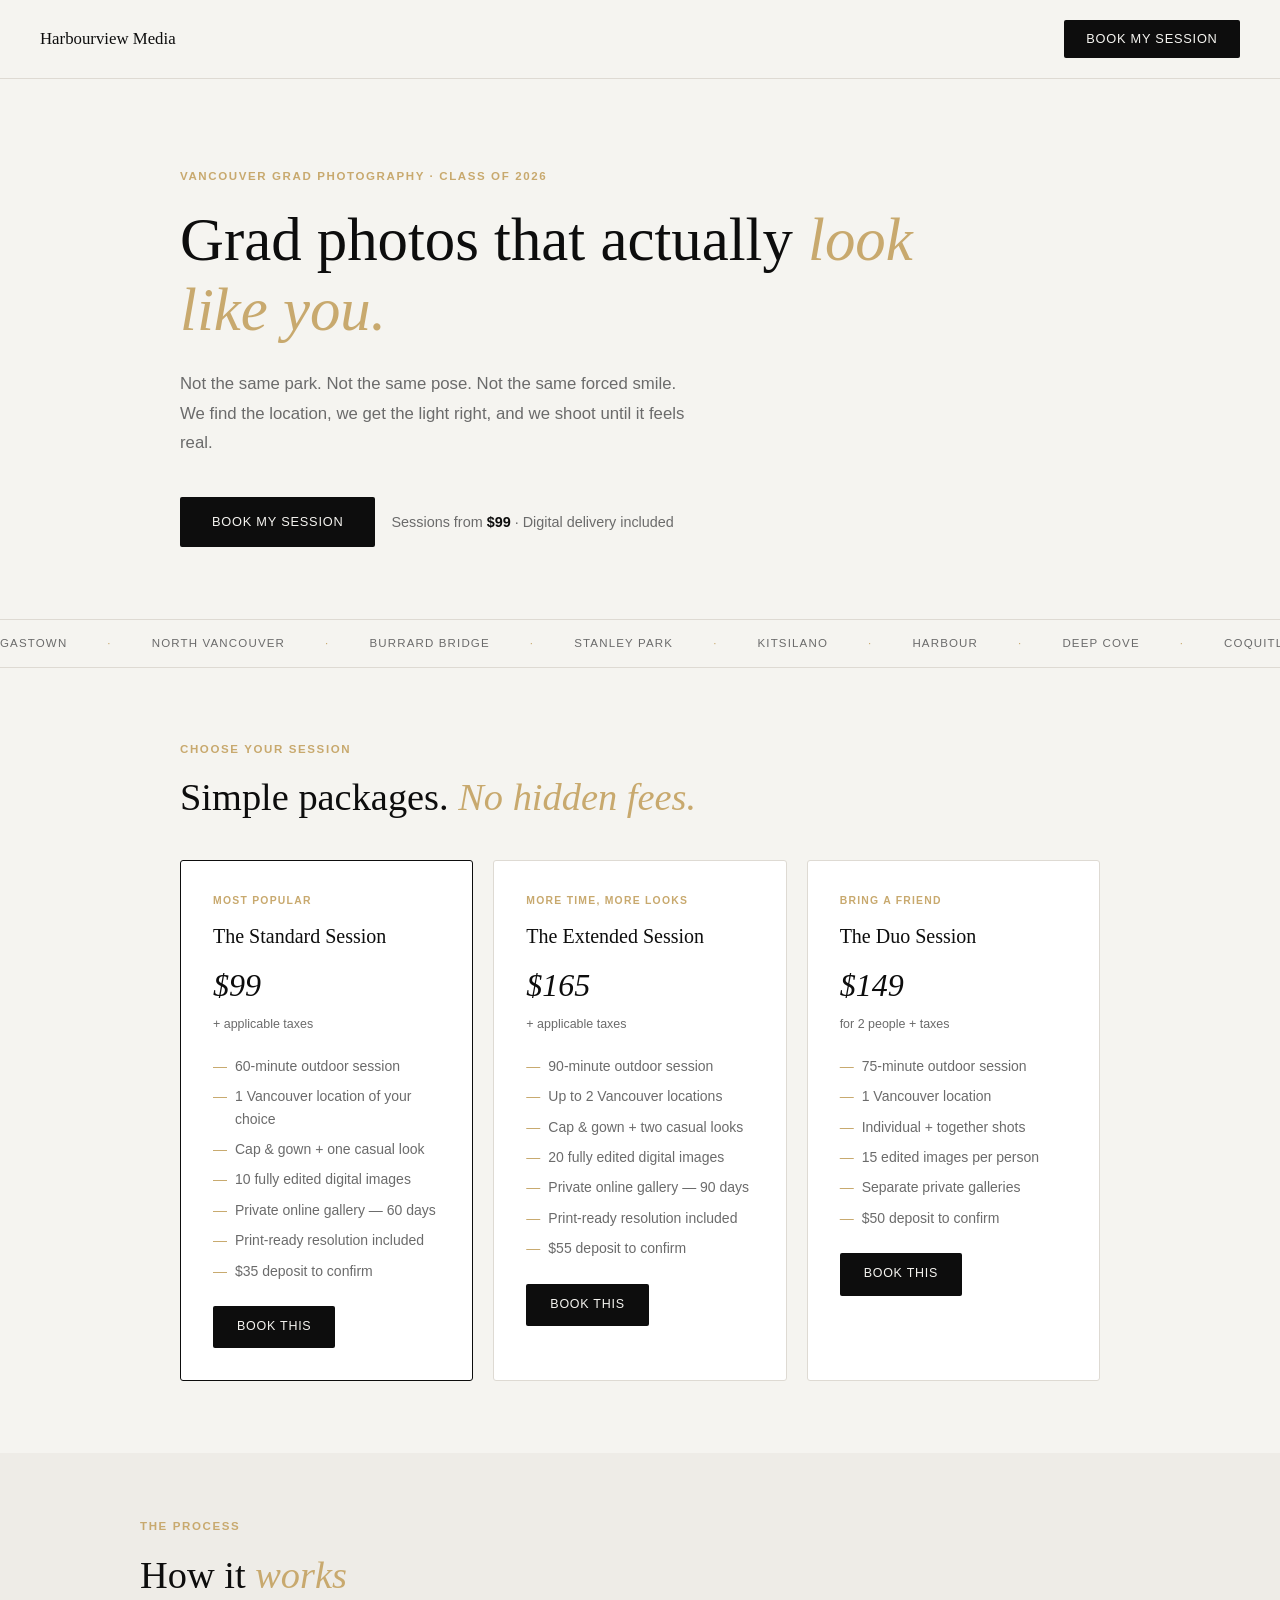
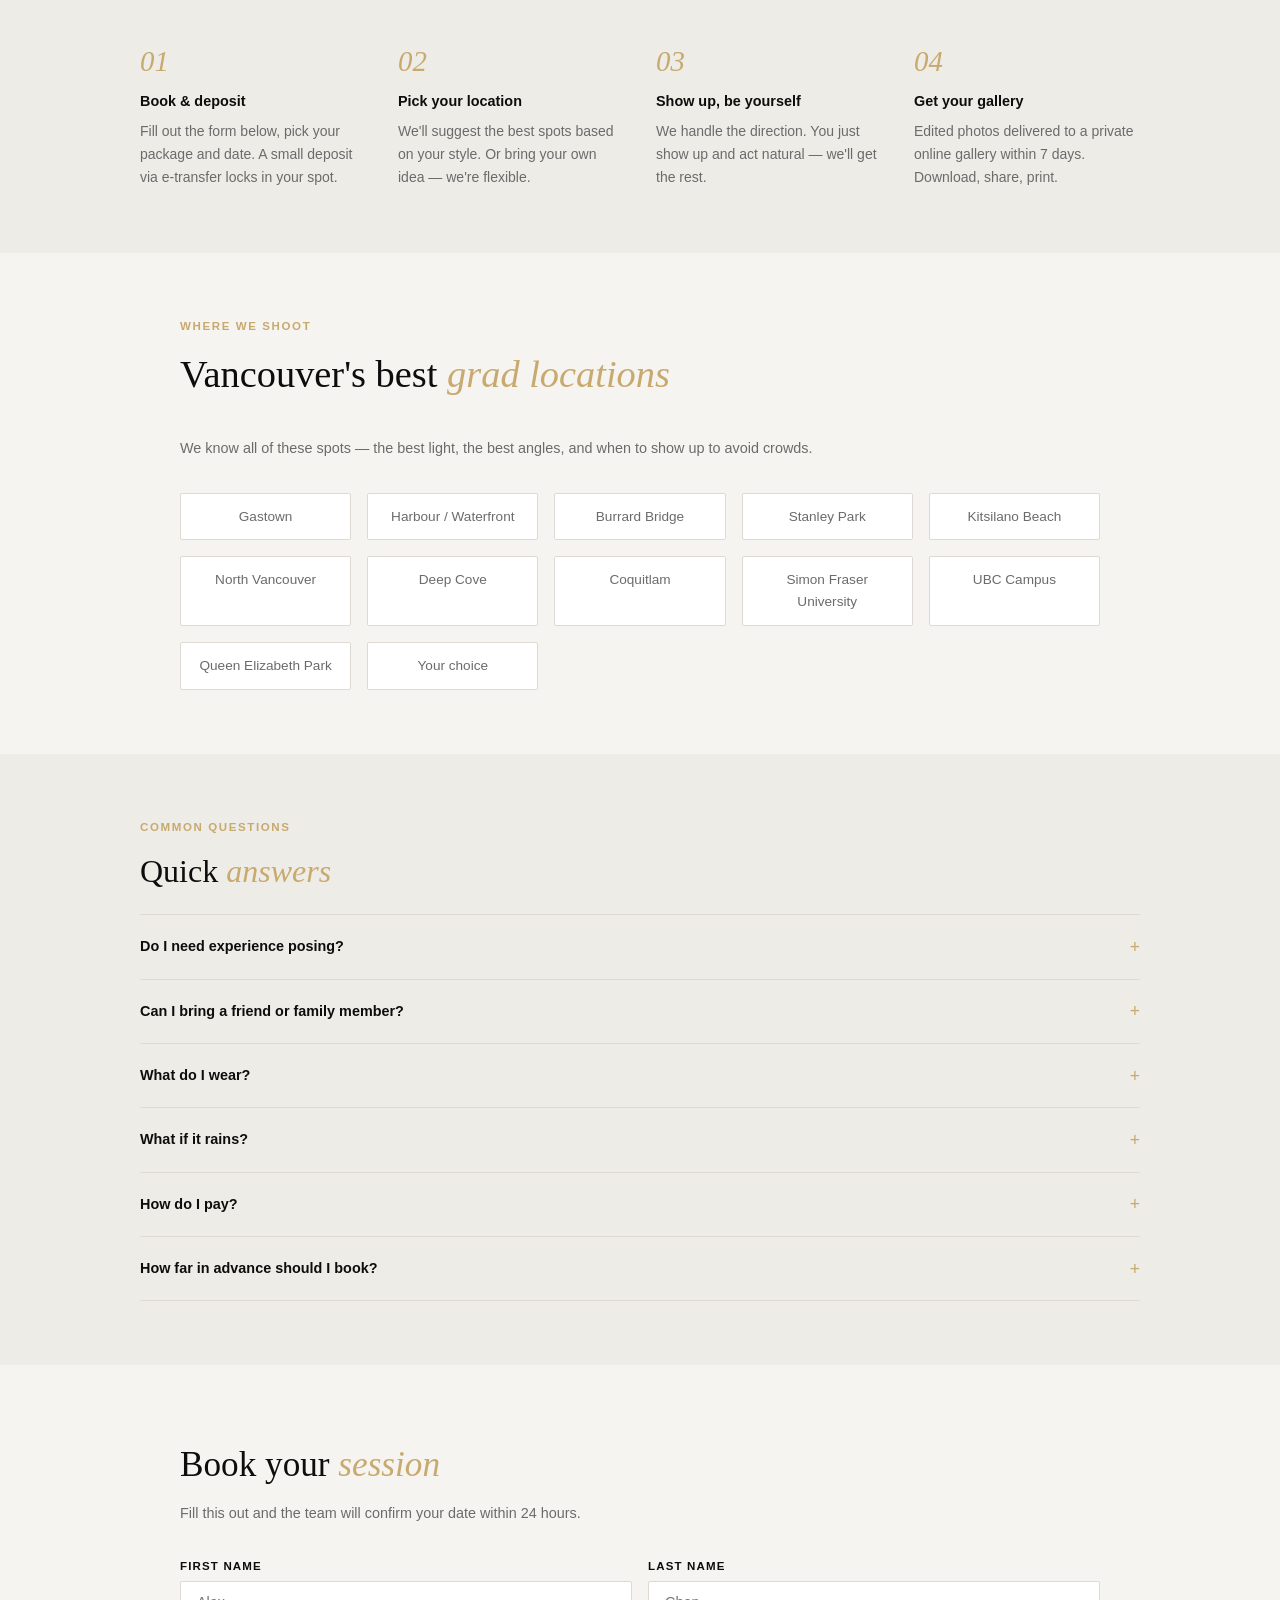
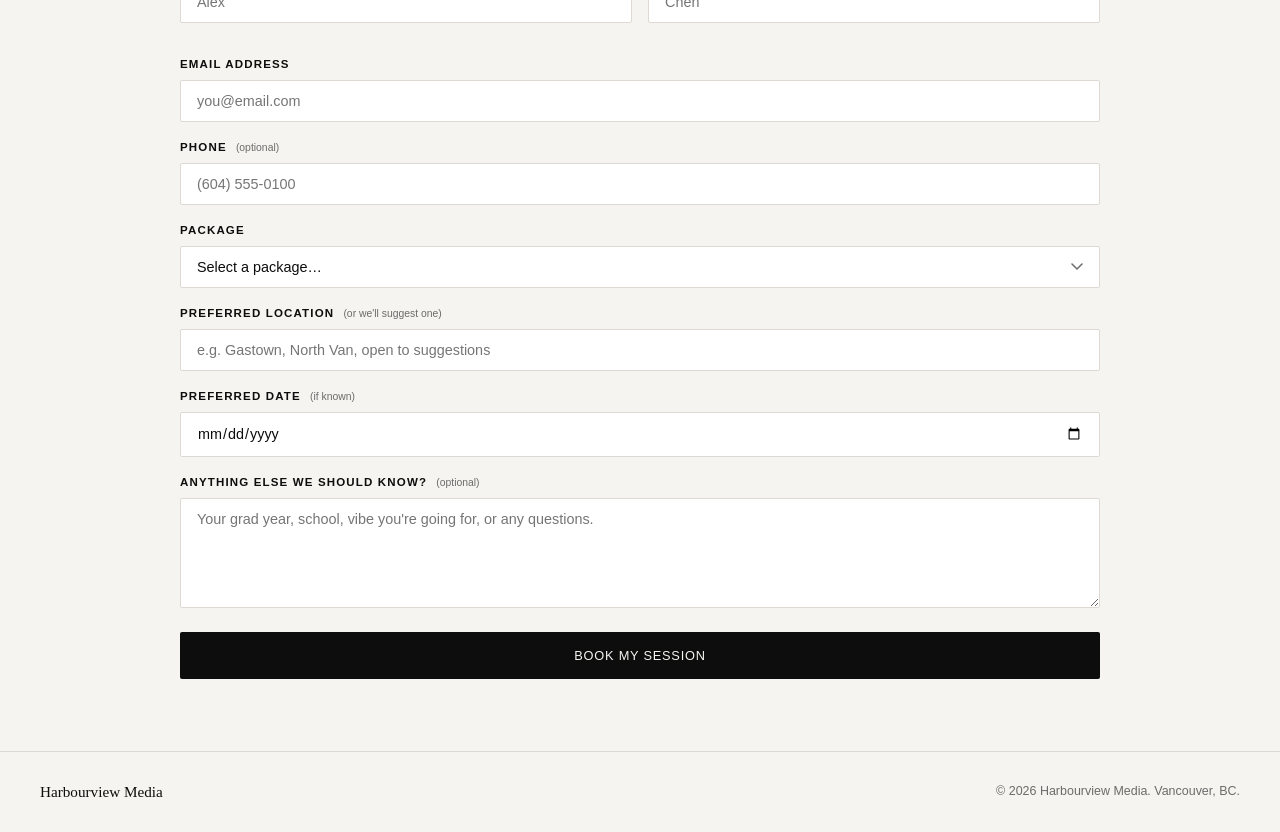
<file: grad/index.html>
<!DOCTYPE html>
<html lang="en">
<head>
  <meta charset="UTF-8" />
  <meta name="viewport" content="width=device-width, initial-scale=1.0" />
  <title>Grad Photos Vancouver — Harbourview Media</title>
  <meta name="description" content="Vancouver grad portrait sessions from $99. Outdoor, natural, real — not the same park and same pose. Classes of 2026–2029 welcome." />
  <style>
    *, *::before, *::after { box-sizing: border-box; margin: 0; padding: 0; }
    :root {
      --black: #0d0d0d; --white: #f5f4f0; --accent: #c8a96e;
      --grey: #6b6b6b; --light: #eeece7; --border: #dedad3;
      --font-display: Georgia, 'Times New Roman', serif;
      --font-body: 'Helvetica Neue', Helvetica, Arial, sans-serif;
    }
    html { scroll-behavior: smooth; }
    body { font-family: var(--font-body); background: var(--white); color: var(--black); line-height: 1.6; }

    /* NAV — minimal, no corporate links */
    nav {
      display: flex; justify-content: space-between; align-items: center;
      padding: 1.25rem 2.5rem; border-bottom: 1px solid var(--border);
      background: var(--white); position: sticky; top: 0; z-index: 100;
    }
    .nav-logo { font-family: var(--font-display); font-size: 1.05rem; font-weight: normal; text-decoration: none; color: var(--black); }
    .nav-cta { background: var(--black); color: var(--white); padding: 0.55rem 1.4rem; text-decoration: none; font-size: 0.8rem; letter-spacing: 0.06em; text-transform: uppercase; border-radius: 2px; transition: background 0.2s; }
    .nav-cta:hover { background: var(--accent); color: var(--black); }

    /* HERO */
    .hero { padding: 5.5rem 2.5rem 4.5rem; max-width: 1000px; margin: 0 auto; }
    .hero-eyebrow { font-size: 0.72rem; text-transform: uppercase; letter-spacing: 0.14em; color: var(--accent); margin-bottom: 1.25rem; font-weight: 600; }
    .hero h1 { font-family: var(--font-display); font-size: clamp(2.2rem, 5vw, 3.8rem); font-weight: normal; line-height: 1.15; max-width: 750px; margin-bottom: 1.5rem; }
    .hero h1 em { font-style: italic; color: var(--accent); }
    .hero-sub { font-size: 1.05rem; color: var(--grey); max-width: 520px; margin-bottom: 2.5rem; line-height: 1.75; }
    .hero-actions { display: flex; gap: 1rem; flex-wrap: wrap; align-items: center; }
    .btn-primary { background: var(--black); color: var(--white); padding: 0.9rem 2rem; text-decoration: none; font-size: 0.8rem; letter-spacing: 0.06em; text-transform: uppercase; border-radius: 2px; transition: background 0.2s; display: inline-block; }
    .btn-primary:hover { background: var(--accent); color: var(--black); }
    .hero-price { font-size: 0.9rem; color: var(--grey); }
    .hero-price strong { color: var(--black); }

    /* MARQUEE */
    .marquee-wrap { border-top: 1px solid var(--border); border-bottom: 1px solid var(--border); padding: 0.9rem 0; overflow: hidden; }
    .marquee-track { display: flex; gap: 2.5rem; animation: marquee 20s linear infinite; white-space: nowrap; }
    .marquee-track span { font-size: 0.72rem; text-transform: uppercase; letter-spacing: 0.1em; color: var(--grey); }
    .marquee-track .dot { color: var(--accent); }
    @keyframes marquee { from { transform: translateX(0); } to { transform: translateX(-50%); } }

    /* PACKAGES */
    .packages { padding: 4.5rem 2.5rem; max-width: 1000px; margin: 0 auto; }
    .section-label { font-size: 0.72rem; text-transform: uppercase; letter-spacing: 0.14em; color: var(--accent); font-weight: 600; margin-bottom: 1rem; }
    .section-title { font-family: var(--font-display); font-size: clamp(1.6rem, 3vw, 2.4rem); font-weight: normal; line-height: 1.2; margin-bottom: 2.5rem; }
    .section-title em { font-style: italic; color: var(--accent); }

    .packages-grid { display: grid; grid-template-columns: repeat(auto-fit, minmax(280px, 1fr)); gap: 1.25rem; }
    .pkg-card { border: 1px solid var(--border); padding: 2rem; border-radius: 3px; background: #fff; }
    .pkg-card.featured { border-color: var(--black); }
    .pkg-tag { font-size: 0.65rem; text-transform: uppercase; letter-spacing: 0.12em; color: var(--accent); font-weight: 600; margin-bottom: 0.6rem; display: block; }
    .pkg-card h3 { font-family: var(--font-display); font-size: 1.25rem; font-weight: normal; margin-bottom: 0.5rem; }
    .pkg-price { font-family: var(--font-display); font-size: 2rem; font-style: italic; color: var(--black); margin-bottom: 0.25rem; }
    .pkg-note { font-size: 0.78rem; color: var(--grey); margin-bottom: 1.25rem; }
    .pkg-includes { list-style: none; display: flex; flex-direction: column; gap: 0.5rem; margin-bottom: 1.5rem; }
    .pkg-includes li { font-size: 0.875rem; color: var(--grey); display: flex; gap: 0.5rem; }
    .pkg-includes li::before { content: '—'; color: var(--accent); flex-shrink: 0; }
    .btn-book { display: inline-block; background: var(--black); color: var(--white); padding: 0.7rem 1.5rem; text-decoration: none; font-size: 0.78rem; letter-spacing: 0.06em; text-transform: uppercase; border-radius: 2px; transition: background 0.2s; }
    .btn-book:hover { background: var(--accent); color: var(--black); }

    /* HOW IT WORKS */
    .how { padding: 4rem 2.5rem; background: var(--light); }
    .how-inner { max-width: 1000px; margin: 0 auto; }
    .steps { display: grid; grid-template-columns: repeat(auto-fit, minmax(200px, 1fr)); gap: 2rem; margin-top: 2.5rem; }
    .step-num { font-family: var(--font-display); font-size: 1.8rem; font-style: italic; color: var(--accent); margin-bottom: 0.4rem; }
    .step h4 { font-size: 0.9rem; font-weight: 600; margin-bottom: 0.4rem; }
    .step p { font-size: 0.875rem; color: var(--grey); line-height: 1.65; }

    /* LOCATIONS */
    .locations { padding: 4rem 2.5rem; max-width: 1000px; margin: 0 auto; }
    .loc-grid { display: grid; grid-template-columns: repeat(auto-fit, minmax(160px, 1fr)); gap: 1rem; margin-top: 2rem; }
    .loc-chip { border: 1px solid var(--border); padding: 0.75rem 1rem; border-radius: 2px; font-size: 0.85rem; color: var(--grey); text-align: center; background: #fff; }

    /* FAQ */
    .faq { padding: 4rem 2.5rem; background: var(--light); }
    .faq-inner { max-width: 1000px; margin: 0 auto; }
    details { border-bottom: 1px solid var(--border); }
    details:first-of-type { border-top: 1px solid var(--border); }
    summary { padding: 1.1rem 0; font-size: 0.9rem; font-weight: 600; cursor: pointer; list-style: none; display: flex; justify-content: space-between; align-items: center; gap: 1rem; }
    summary::-webkit-details-marker { display: none; }
    summary::after { content: '+'; color: var(--accent); font-size: 1.1rem; font-weight: 300; flex-shrink: 0; }
    details[open] summary::after { content: '−'; }
    .faq-answer { padding: 0 0 1.25rem; font-size: 0.875rem; color: var(--grey); line-height: 1.75; max-width: 640px; }

    /* FORM */
    .inquiry { padding: 4.5rem 2.5rem; max-width: 1000px; margin: 0 auto; }
    .inquiry h2 { font-family: var(--font-display); font-size: clamp(1.6rem, 3vw, 2.2rem); font-weight: normal; margin-bottom: 0.5rem; }
    .inquiry h2 em { font-style: italic; color: var(--accent); }
    .inquiry-sub { font-size: 0.9rem; color: var(--grey); margin-bottom: 2rem; }
    .form-row { display: grid; grid-template-columns: 1fr 1fr; gap: 1rem; margin-bottom: 1rem; }
    .form-group { display: flex; flex-direction: column; gap: 0.4rem; margin-bottom: 1rem; }
    .form-group label { font-size: 0.72rem; text-transform: uppercase; letter-spacing: 0.1em; font-weight: 600; color: var(--black); }
    .optional-tag { font-size: 0.65rem; color: var(--grey); font-weight: normal; text-transform: none; letter-spacing: 0; margin-left: 0.3rem; }
    .form-group input, .form-group select, .form-group textarea {
      font-family: var(--font-body); font-size: 0.9rem; padding: 0.75rem 1rem;
      border: 1px solid var(--border); border-radius: 2px; background: #fff;
      color: var(--black); transition: border-color 0.2s; outline: none;
      appearance: none; -webkit-appearance: none;
    }
    .form-group input:focus, .form-group select:focus, .form-group textarea:focus { border-color: var(--black); }
    .form-group textarea { resize: vertical; min-height: 110px; }
    .form-group select { background-image: url("data:image/svg+xml,%3Csvg xmlns='http://www.w3.org/2000/svg' width='12' height='8' viewBox='0 0 12 8'%3E%3Cpath d='M1 1l5 5 5-5' stroke='%236b6b6b' stroke-width='1.5' fill='none' stroke-linecap='round'/%3E%3C/svg%3E"); background-repeat: no-repeat; background-position: right 1rem center; padding-right: 2.5rem; cursor: pointer; }
    .btn-submit { width: 100%; background: var(--black); color: var(--white); padding: 1rem 2rem; border: none; font-family: var(--font-body); font-size: 0.8rem; letter-spacing: 0.06em; text-transform: uppercase; border-radius: 2px; cursor: pointer; transition: background 0.2s; margin-top: 0.5rem; }
    .btn-submit:hover { background: var(--accent); color: var(--black); }

    .success-state { display: none; text-align: center; padding: 3rem 1rem; }
    .success-state.visible { display: block; }
    .success-icon { font-size: 2rem; margin-bottom: 1rem; }
    .success-state h3 { font-family: var(--font-display); font-size: 1.4rem; font-weight: normal; margin-bottom: 0.75rem; }
    .success-state h3 em { font-style: italic; color: var(--accent); }
    .success-state p { font-size: 0.9rem; color: var(--grey); }
    .form-hidden { display: none; }

    /* FOOTER */
    footer { border-top: 1px solid var(--border); padding: 1.75rem 2.5rem; display: flex; justify-content: space-between; align-items: center; flex-wrap: wrap; gap: 1rem; }
    .footer-logo { font-family: var(--font-display); font-size: 0.95rem; color: var(--black); text-decoration: none; }
    .footer-copy { font-size: 0.78rem; color: var(--grey); }

    @media (max-width: 680px) {
      nav { padding: 1rem 1.25rem; }
      .hero { padding: 3.5rem 1.25rem 3rem; }
      .packages, .locations, .inquiry { padding: 3rem 1.25rem; }
      .how, .faq { padding: 3rem 1.25rem; }
      .form-row { grid-template-columns: 1fr; }
      footer { flex-direction: column; align-items: flex-start; padding: 1.5rem 1.25rem; }
    }
  </style>
</head>
<body>

<nav>
  <a href="index.html" class="nav-logo">Harbourview Media</a>
  <a href="#book" class="nav-cta">Book My Session</a>
</nav>

<div class="hero">
  <p class="hero-eyebrow">Vancouver Grad Photography · Class of 2026</p>
  <h1>Grad photos that actually <em>look like you.</em></h1>
  <p class="hero-sub">Not the same park. Not the same pose. Not the same forced smile. We find the location, we get the light right, and we shoot until it feels real.</p>
  <div class="hero-actions">
    <a href="#book" class="btn-primary">Book My Session</a>
    <span class="hero-price">Sessions from <strong>$99</strong> · Digital delivery included</span>
  </div>
</div>

<div class="marquee-wrap">
  <div class="marquee-track">
    <span>Gastown</span><span class="dot">·</span>
    <span>North Vancouver</span><span class="dot">·</span>
    <span>Burrard Bridge</span><span class="dot">·</span>
    <span>Stanley Park</span><span class="dot">·</span>
    <span>Kitsilano</span><span class="dot">·</span>
    <span>Harbour</span><span class="dot">·</span>
    <span>Deep Cove</span><span class="dot">·</span>
    <span>Coquitlam</span><span class="dot">·</span>
    <span>Cap &amp; Gown Welcome</span><span class="dot">·</span>
    <span>Gastown</span><span class="dot">·</span>
    <span>North Vancouver</span><span class="dot">·</span>
    <span>Burrard Bridge</span><span class="dot">·</span>
    <span>Stanley Park</span><span class="dot">·</span>
    <span>Kitsilano</span><span class="dot">·</span>
    <span>Harbour</span><span class="dot">·</span>
    <span>Deep Cove</span><span class="dot">·</span>
    <span>Coquitlam</span><span class="dot">·</span>
    <span>Cap &amp; Gown Welcome</span><span class="dot">·</span>
  </div>
</div>

<!-- PACKAGES -->
<div class="packages">
  <p class="section-label">Choose your session</p>
  <h2 class="section-title">Simple packages. <em>No hidden fees.</em></h2>

  <div class="packages-grid">
    <div class="pkg-card featured">
      <span class="pkg-tag">Most Popular</span>
      <h3>The Standard Session</h3>
      <div class="pkg-price">$99</div>
      <p class="pkg-note">+ applicable taxes</p>
      <ul class="pkg-includes">
        <li>60-minute outdoor session</li>
        <li>1 Vancouver location of your choice</li>
        <li>Cap &amp; gown + one casual look</li>
        <li>10 fully edited digital images</li>
        <li>Private online gallery — 60 days</li>
        <li>Print-ready resolution included</li>
        <li>$35 deposit to confirm</li>
      </ul>
      <a href="#book" class="btn-book">Book This</a>
    </div>

    <div class="pkg-card">
      <span class="pkg-tag">More Time, More Looks</span>
      <h3>The Extended Session</h3>
      <div class="pkg-price">$165</div>
      <p class="pkg-note">+ applicable taxes</p>
      <ul class="pkg-includes">
        <li>90-minute outdoor session</li>
        <li>Up to 2 Vancouver locations</li>
        <li>Cap &amp; gown + two casual looks</li>
        <li>20 fully edited digital images</li>
        <li>Private online gallery — 90 days</li>
        <li>Print-ready resolution included</li>
        <li>$55 deposit to confirm</li>
      </ul>
      <a href="#book" class="btn-book">Book This</a>
    </div>

    <div class="pkg-card">
      <span class="pkg-tag">Bring a Friend</span>
      <h3>The Duo Session</h3>
      <div class="pkg-price">$149</div>
      <p class="pkg-note">for 2 people + taxes</p>
      <ul class="pkg-includes">
        <li>75-minute outdoor session</li>
        <li>1 Vancouver location</li>
        <li>Individual + together shots</li>
        <li>15 edited images per person</li>
        <li>Separate private galleries</li>
        <li>$50 deposit to confirm</li>
      </ul>
      <a href="#book" class="btn-book">Book This</a>
    </div>
  </div>
</div>

<!-- HOW IT WORKS -->
<div class="how">
  <div class="how-inner">
    <p class="section-label">The process</p>
    <h2 class="section-title">How it <em>works</em></h2>
    <div class="steps">
      <div class="step">
        <div class="step-num">01</div>
        <h4>Book &amp; deposit</h4>
        <p>Fill out the form below, pick your package and date. A small deposit via e-transfer locks in your spot.</p>
      </div>
      <div class="step">
        <div class="step-num">02</div>
        <h4>Pick your location</h4>
        <p>We'll suggest the best spots based on your style. Or bring your own idea — we're flexible.</p>
      </div>
      <div class="step">
        <div class="step-num">03</div>
        <h4>Show up, be yourself</h4>
        <p>We handle the direction. You just show up and act natural — we'll get the rest.</p>
      </div>
      <div class="step">
        <div class="step-num">04</div>
        <h4>Get your gallery</h4>
        <p>Edited photos delivered to a private online gallery within 7 days. Download, share, print.</p>
      </div>
    </div>
  </div>
</div>

<!-- LOCATIONS -->
<div class="locations">
  <p class="section-label">Where we shoot</p>
  <h2 class="section-title">Vancouver's best <em>grad locations</em></h2>
  <p style="font-size:0.9rem; color:var(--grey); margin-bottom:1rem;">We know all of these spots — the best light, the best angles, and when to show up to avoid crowds.</p>
  <div class="loc-grid">
    <div class="loc-chip">Gastown</div>
    <div class="loc-chip">Harbour / Waterfront</div>
    <div class="loc-chip">Burrard Bridge</div>
    <div class="loc-chip">Stanley Park</div>
    <div class="loc-chip">Kitsilano Beach</div>
    <div class="loc-chip">North Vancouver</div>
    <div class="loc-chip">Deep Cove</div>
    <div class="loc-chip">Coquitlam</div>
    <div class="loc-chip">Simon Fraser University</div>
    <div class="loc-chip">UBC Campus</div>
    <div class="loc-chip">Queen Elizabeth Park</div>
    <div class="loc-chip">Your choice</div>
  </div>
</div>

<!-- FAQ -->
<div class="faq">
  <div class="faq-inner">
    <p class="section-label">Common questions</p>
    <h2 class="section-title" style="font-family:var(--font-display); font-size:clamp(1.4rem,2.5vw,2rem); font-weight:normal; margin-bottom:1.5rem;">Quick <em>answers</em></h2>

    <details>
      <summary>Do I need experience posing?</summary>
      <p class="faq-answer">No — we direct every shot. Just show up and we'll handle the rest. Most people feel awkward at first and that's completely normal. Give it 10 minutes and it clicks.</p>
    </details>
    <details>
      <summary>Can I bring a friend or family member?</summary>
      <p class="faq-answer">Yes. One support person is welcome at no charge. If you want them in photos too, book the Duo Session.</p>
    </details>
    <details>
      <summary>What do I wear?</summary>
      <p class="faq-answer">Whatever feels like you. Cap and gown for the formal shots, then whatever you'd actually wear on a good day — that's where the best photos happen.</p>
    </details>
    <details>
      <summary>What if it rains?</summary>
      <p class="faq-answer">We'll monitor the forecast together and reschedule at no charge if conditions aren't right. Vancouver weather is unpredictable — we're flexible.</p>
    </details>
    <details>
      <summary>How do I pay?</summary>
      <p class="faq-answer">A deposit via e-transfer confirms your booking. The remaining balance is due on the day of your session.</p>
    </details>
    <details>
      <summary>How far in advance should I book?</summary>
      <p class="faq-answer">Grad season (May–July) fills up fast. 2–3 weeks minimum is ideal. If your date is coming up sooner, reach out anyway — we'll do our best.</p>
    </details>
  </div>
</div>

<!-- BOOKING FORM -->
<div class="inquiry" id="book">
  <h2>Book your <em>session</em></h2>
  <p class="inquiry-sub">Fill this out and the team will confirm your date within 24 hours.</p>

  <div id="formWrap">
    <form id="gradForm" action="https://formspree.io/f/YOUR_FORM_ID" method="POST">

      <div class="form-row">
        <div class="form-group">
          <label for="firstName">First name</label>
          <input type="text" id="firstName" name="firstName" placeholder="Alex" required />
        </div>
        <div class="form-group">
          <label for="lastName">Last name</label>
          <input type="text" id="lastName" name="lastName" placeholder="Chen" required />
        </div>
      </div>

      <div class="form-group">
        <label for="email">Email address</label>
        <input type="email" id="email" name="email" placeholder="you@email.com" required />
      </div>

      <div class="form-group">
        <label for="phone">Phone <span class="optional-tag">(optional)</span></label>
        <input type="tel" id="phone" name="phone" placeholder="(604) 555-0100" />
      </div>

      <div class="form-group">
        <label for="package">Package</label>
        <select id="package" name="package" required>
          <option value="" disabled selected>Select a package…</option>
          <option value="standard">Standard Session — $99</option>
          <option value="extended">Extended Session — $165</option>
          <option value="duo">Duo Session — $149</option>
        </select>
      </div>

      <div class="form-group">
        <label for="location">Preferred location <span class="optional-tag">(or we'll suggest one)</span></label>
        <input type="text" id="location" name="location" placeholder="e.g. Gastown, North Van, open to suggestions" />
      </div>

      <div class="form-group">
        <label for="date">Preferred date <span class="optional-tag">(if known)</span></label>
        <input type="date" id="date" name="date" />
      </div>

      <div class="form-group">
        <label for="message">Anything else we should know? <span class="optional-tag">(optional)</span></label>
        <textarea id="message" name="message" placeholder="Your grad year, school, vibe you're going for, or any questions."></textarea>
      </div>

      <button type="submit" class="btn-submit">Book My Session</button>

    </form>
  </div>

  <div id="successState" class="success-state">
    <div class="success-icon">✓</div>
    <h3>You're <em>booked in!</em></h3>
    <p>The team will confirm your date and send deposit details within 24 hours.</p>
  </div>
</div>

<footer>
  <a href="index.html" class="footer-logo">Harbourview Media</a>
  <p class="footer-copy">© 2026 Harbourview Media. Vancouver, BC.</p>
</footer>

<script>
  const form = document.getElementById('gradForm');
  form.addEventListener('submit', async function(e) {
    e.preventDefault();
    const btn = form.querySelector('.btn-submit');
    btn.textContent = 'Sending…';
    btn.disabled = true;

    try {
      const response = await fetch(form.action, {
        method: 'POST',
        body: new FormData(form),
        headers: { 'Accept': 'application/json' }
      });

      if (response.ok) {
        document.getElementById('formWrap').classList.add('form-hidden');
        document.getElementById('successState').classList.add('visible');
      } else {
        btn.textContent = 'Something went wrong — please email us directly.';
        btn.disabled = false;
      }
    } catch {
      btn.textContent = 'Something went wrong — please email us directly.';
      btn.disabled = false;
    }
  });
</script>

</body>
</html>
</file>
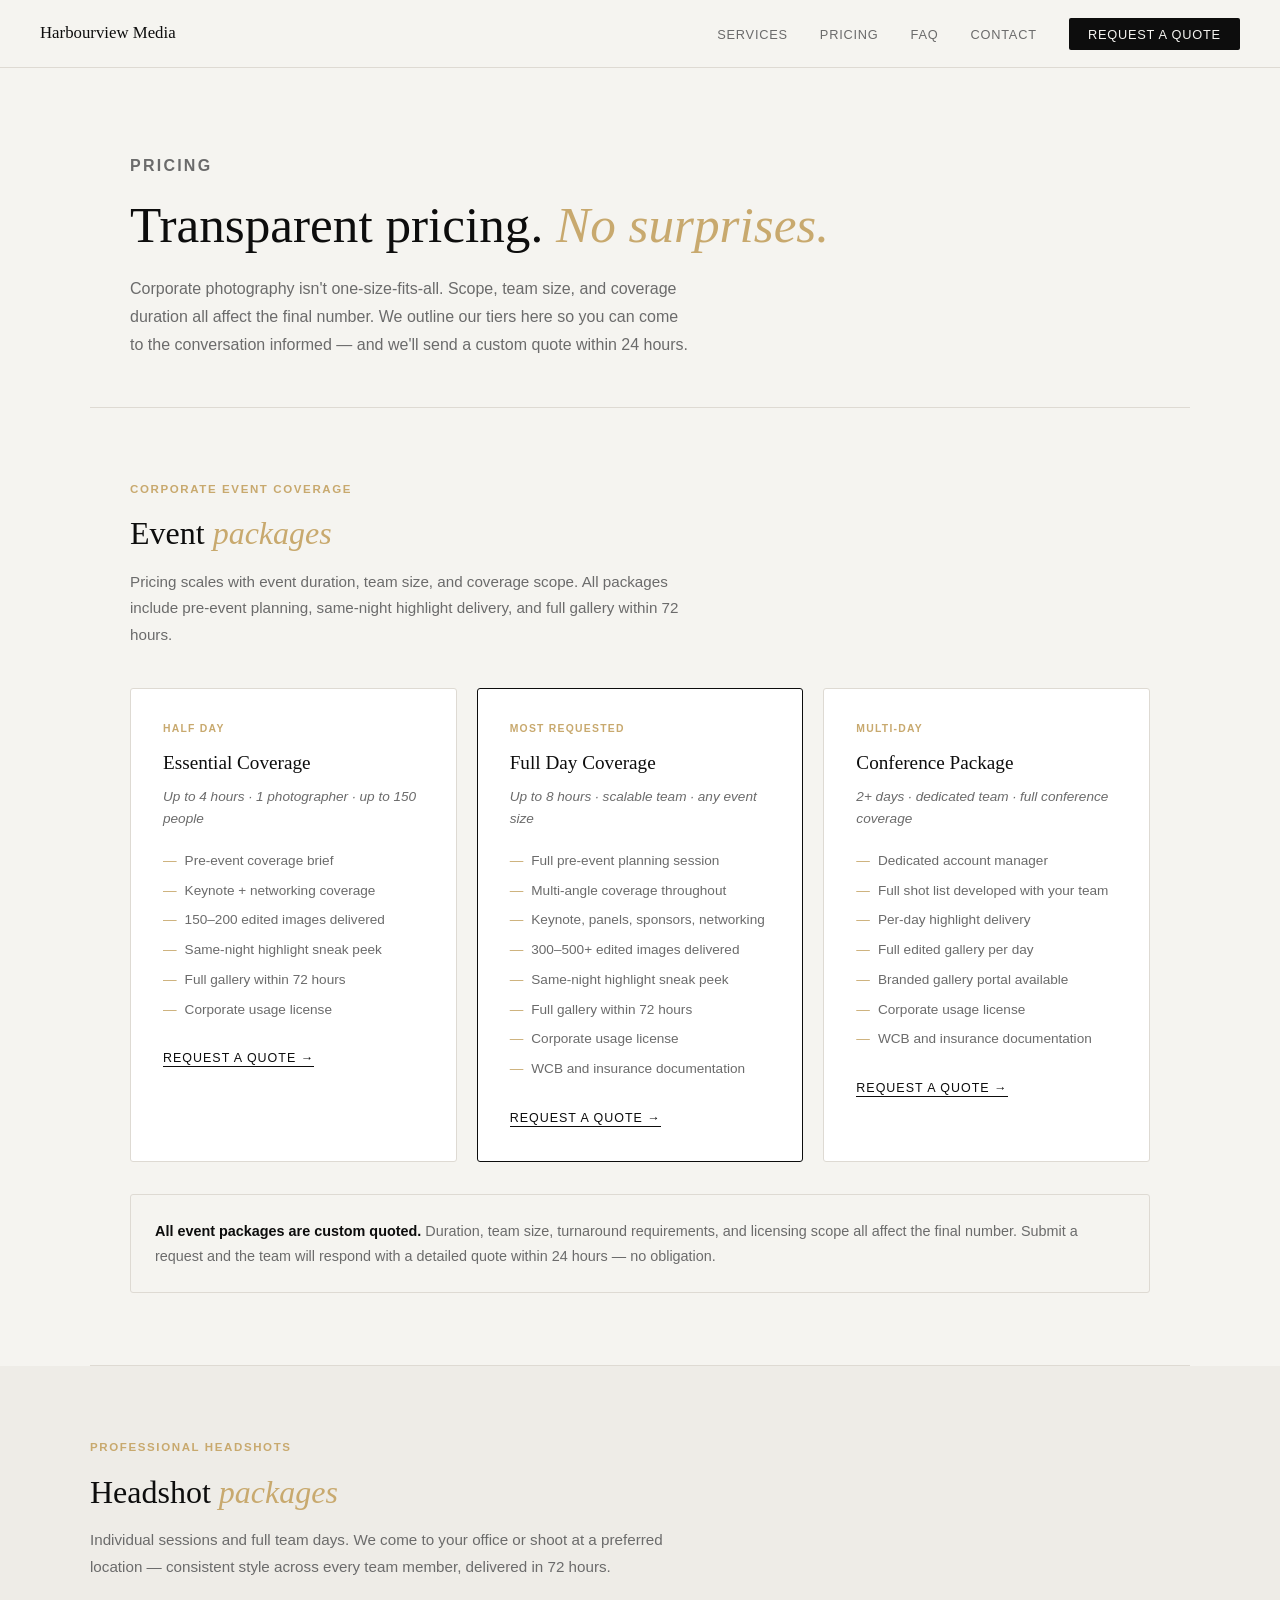
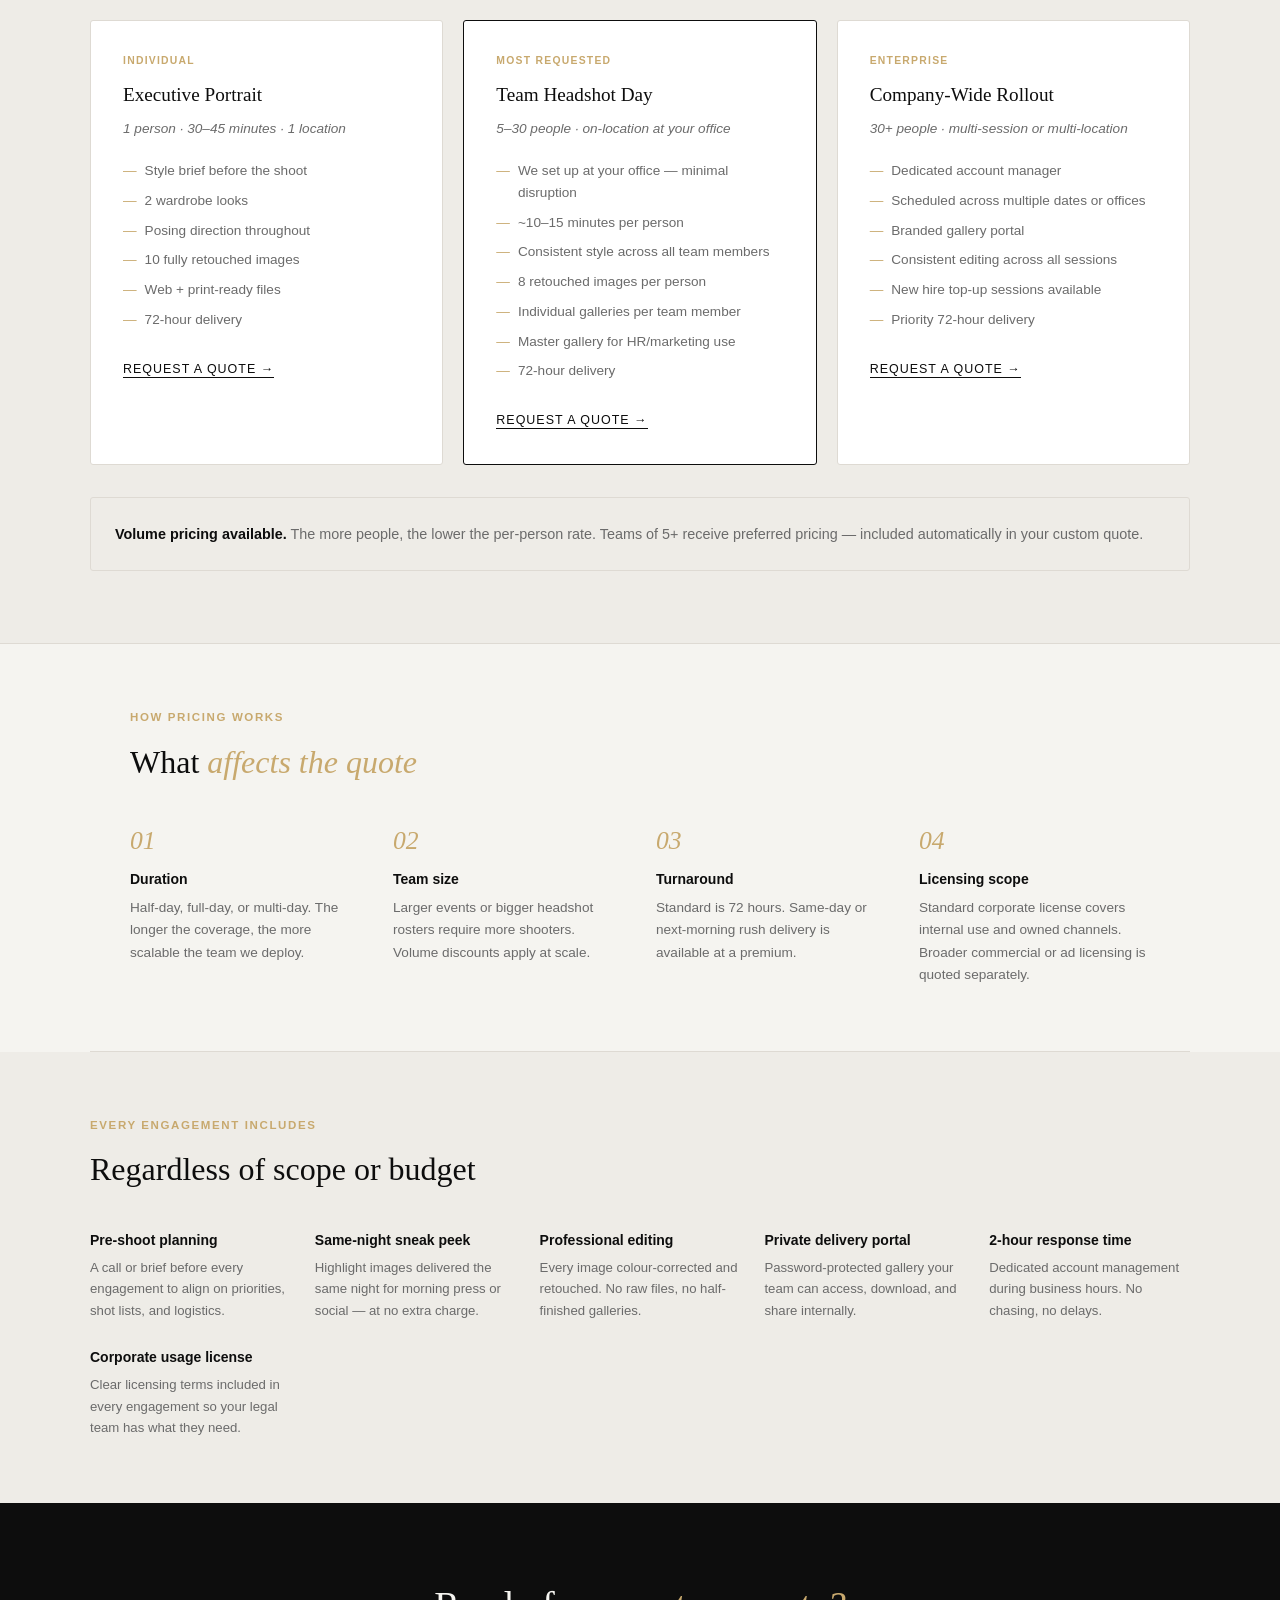
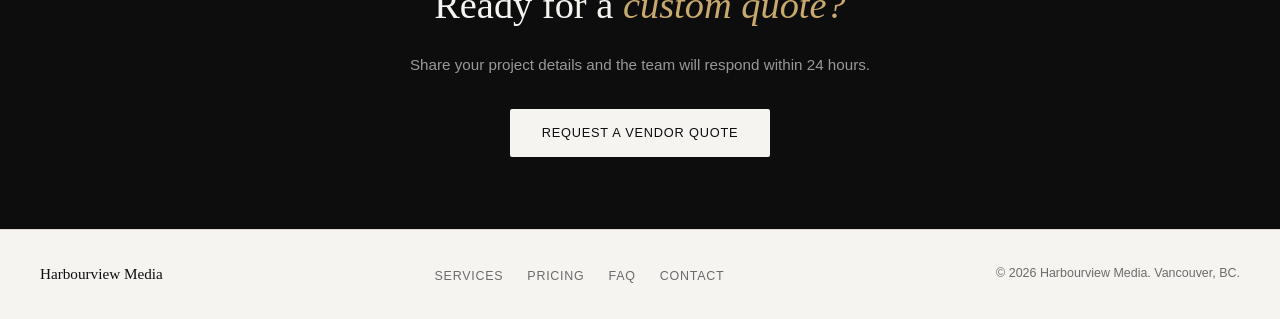
<file: pricing/index.html>
<!DOCTYPE html>
<html lang="en">
<head>
  <meta charset="UTF-8" />
  <meta name="viewport" content="width=device-width, initial-scale=1.0" />
  <title>Pricing — Harbourview Media</title>
  <meta name="description" content="Transparent corporate photography pricing for Vancouver businesses. Event coverage and professional headshot packages — custom quotes within 24 hours." />
  <style>
    *, *::before, *::after { box-sizing: border-box; margin: 0; padding: 0; }
    :root {
      --black: #0d0d0d; --white: #f5f4f0; --accent: #c8a96e;
      --grey: #6b6b6b; --light: #eeece7; --border: #dedad3;
      --font-display: Georgia, 'Times New Roman', serif;
      --font-body: 'Helvetica Neue', Helvetica, Arial, sans-serif;
    }
    body { font-family: var(--font-body); background: var(--white); color: var(--black); line-height: 1.6; }

    nav { display: flex; justify-content: space-between; align-items: center; padding: 1.25rem 2.5rem; border-bottom: 1px solid var(--border); background: var(--white); position: sticky; top: 0; z-index: 100; }
    .nav-logo { font-family: var(--font-display); font-size: 1.05rem; font-weight: normal; text-decoration: none; color: var(--black); }
    .nav-links { display: flex; gap: 2rem; list-style: none; align-items: center; }
    .nav-links a { text-decoration: none; color: var(--grey); font-size: 0.8rem; letter-spacing: 0.06em; text-transform: uppercase; transition: color 0.2s; }
    .nav-links a:hover { color: var(--black); }
    .nav-cta { background: var(--black) !important; color: var(--white) !important; padding: 0.55rem 1.2rem !important; border-radius: 2px; }
    .nav-cta:hover { background: var(--accent) !important; color: var(--black) !important; }

    .page-header { padding: 4rem 2.5rem 3rem; max-width: 1100px; margin: 0 auto; border-bottom: 1px solid var(--border); }
    .page-label { font-size: 0.72rem; text-transform: uppercase; letter-spacing: 0.14em; color: var(--accent); font-weight: 600; margin-bottom: 1rem; }
    .page-header h1 { font-family: var(--font-display); font-size: clamp(2rem, 4vw, 3.2rem); font-weight: normal; line-height: 1.15; }
    .page-header h1 em { font-style: italic; color: var(--accent); }
    .page-header p { font-size: 1rem; color: var(--grey); max-width: 560px; margin-top: 1.25rem; line-height: 1.75; }

    .pricing-section { padding: 4.5rem 2.5rem; max-width: 1100px; margin: 0 auto; border-bottom: 1px solid var(--border); }
    .pricing-section.alt { background: var(--light); max-width: 100%; padding: 4.5rem 2.5rem; border-bottom: 1px solid var(--border); }
    .pricing-section.alt .inner { max-width: 1100px; margin: 0 auto; }
    .section-label { font-size: 0.72rem; text-transform: uppercase; letter-spacing: 0.14em; color: var(--accent); font-weight: 600; margin-bottom: 1rem; }
    .section-title { font-family: var(--font-display); font-size: clamp(1.6rem, 2.5vw, 2.2rem); font-weight: normal; margin-bottom: 1rem; line-height: 1.2; }
    .section-title em { font-style: italic; color: var(--accent); }
    .section-body { font-size: 0.95rem; color: var(--grey); max-width: 580px; line-height: 1.75; margin-bottom: 2.5rem; }

    .tiers-grid { display: grid; grid-template-columns: repeat(auto-fit, minmax(280px, 1fr)); gap: 1.25rem; margin-bottom: 2rem; }
    .tier-card { border: 1px solid var(--border); padding: 2rem; border-radius: 3px; background: #fff; }
    .tier-card.featured { border-color: var(--black); }
    .tier-tag { font-size: 0.65rem; text-transform: uppercase; letter-spacing: 0.12em; color: var(--accent); font-weight: 600; margin-bottom: 0.6rem; display: block; }
    .tier-card h3 { font-family: var(--font-display); font-size: 1.2rem; font-weight: normal; margin-bottom: 0.5rem; }
    .tier-scope { font-size: 0.85rem; color: var(--grey); margin-bottom: 1.25rem; font-style: italic; }
    .tier-includes { list-style: none; display: flex; flex-direction: column; gap: 0.5rem; margin-bottom: 1.5rem; }
    .tier-includes li { font-size: 0.85rem; color: var(--grey); display: flex; gap: 0.5rem; align-items: flex-start; }
    .tier-includes li::before { content: '—'; color: var(--accent); flex-shrink: 0; }
    .tier-cta { font-size: 0.78rem; text-transform: uppercase; letter-spacing: 0.08em; color: var(--black); text-decoration: none; border-bottom: 1px solid var(--black); padding-bottom: 1px; transition: color 0.2s; }
    .tier-cta:hover { color: var(--accent); border-color: var(--accent); }

    .custom-note { border: 1px solid var(--border); border-radius: 3px; padding: 1.5rem; font-size: 0.9rem; color: var(--grey); line-height: 1.7; }
    .custom-note strong { color: var(--black); }
    .custom-note a { color: var(--black); }

    .what-affects { padding: 4rem 2.5rem; max-width: 1100px; margin: 0 auto; border-bottom: 1px solid var(--border); }
    .factors-grid { display: grid; grid-template-columns: repeat(auto-fit, minmax(220px, 1fr)); gap: 2rem; margin-top: 2.5rem; }
    .factor h4 { font-size: 0.875rem; font-weight: 600; margin-bottom: 0.4rem; }
    .factor p { font-size: 0.85rem; color: var(--grey); line-height: 1.65; }
    .factor-num { font-family: var(--font-display); font-size: 1.6rem; font-style: italic; color: var(--accent); margin-bottom: 0.4rem; }

    .always-included { padding: 4rem 2.5rem; background: var(--light); }
    .always-inner { max-width: 1100px; margin: 0 auto; }
    .included-grid { display: grid; grid-template-columns: repeat(auto-fit, minmax(200px, 1fr)); gap: 1.5rem; margin-top: 2.5rem; }
    .included-item h4 { font-size: 0.875rem; font-weight: 600; margin-bottom: 0.35rem; }
    .included-item p { font-size: 0.825rem; color: var(--grey); line-height: 1.65; }

    .cta-band { background: var(--black); color: var(--white); padding: 4.5rem 2.5rem; text-align: center; }
    .cta-band h2 { font-family: var(--font-display); font-size: clamp(1.6rem, 3vw, 2.6rem); font-weight: normal; margin-bottom: 1rem; }
    .cta-band h2 em { font-style: italic; color: var(--accent); }
    .cta-band p { font-size: 0.95rem; color: #999; margin-bottom: 2rem; }
    .btn-light { background: var(--white); color: var(--black); padding: 0.85rem 2rem; text-decoration: none; font-size: 0.8rem; letter-spacing: 0.06em; text-transform: uppercase; border-radius: 2px; display: inline-block; transition: background 0.2s; }
    .btn-light:hover { background: var(--accent); }

    footer { border-top: 1px solid var(--border); padding: 2rem 2.5rem; display: flex; justify-content: space-between; align-items: center; flex-wrap: wrap; gap: 1rem; }
    .footer-logo { font-family: var(--font-display); font-size: 0.95rem; color: var(--black); text-decoration: none; }
    .footer-links { display: flex; gap: 1.5rem; list-style: none; }
    .footer-links a { font-size: 0.78rem; text-transform: uppercase; letter-spacing: 0.06em; color: var(--grey); text-decoration: none; }
    .footer-links a:hover { color: var(--black); }
    .footer-copy { font-size: 0.78rem; color: var(--grey); }

    @media (max-width: 768px) {
      nav { padding: 1rem 1.25rem; }
      .nav-links { gap: 0.75rem; }
      .page-header, .pricing-section, .what-affects { padding: 3rem 1.25rem; }
      .pricing-section.alt, .always-included { padding: 3rem 1.25rem; }
      .cta-band { padding: 3rem 1.25rem; }
      footer { flex-direction: column; align-items: flex-start; padding: 1.5rem 1.25rem; }
    }
  </style>
</head>
<body>

<nav>
  <a href="https://harbourviewmedia.ca/" class="nav-logo">Harbourview Media</a>
  <ul class="nav-links">
    <li><a href="https://harbourviewmedia.ca/services">Services</a></li>
    <li><a href="https://harbourviewmedia.ca/pricing">Pricing</a></li>
    <li><a href="https://harbourviewmedia.ca/faq">FAQ</a></li>
    <li><a href="https://harbourviewmedia.ca/contact">Contact</a></li>
    <li><a href="https://harbourviewmedia.ca/contact" class="nav-cta">Request a Quote</a></li>
  </ul>
</nav>

<div class="page-header">
  <p class="page-label">Pricing</p>
  <h1>Transparent pricing. <em>No surprises.</em></h1>
  <p>Corporate photography isn't one-size-fits-all. Scope, team size, and coverage duration all affect the final number. We outline our tiers here so you can come to the conversation informed — and we'll send a custom quote within 24 hours.</p>
</div>

<!-- EVENT PRICING -->
<div class="pricing-section">
  <p class="section-label">Corporate Event Coverage</p>
  <h2 class="section-title">Event <em>packages</em></h2>
  <p class="section-body">Pricing scales with event duration, team size, and coverage scope. All packages include pre-event planning, same-night highlight delivery, and full gallery within 72 hours.</p>

  <div class="tiers-grid">
    <div class="tier-card">
      <span class="tier-tag">Half Day</span>
      <h3>Essential Coverage</h3>
      <p class="tier-scope">Up to 4 hours · 1 photographer · up to 150 people</p>
      <ul class="tier-includes">
        <li>Pre-event coverage brief</li>
        <li>Keynote + networking coverage</li>
        <li>150–200 edited images delivered</li>
        <li>Same-night highlight sneak peek</li>
        <li>Full gallery within 72 hours</li>
        <li>Corporate usage license</li>
      </ul>
      <a href="/contact?service=event-coverage" class="tier-cta">Request a quote →</a>
    </div>

    <div class="tier-card featured">
      <span class="tier-tag">Most Requested</span>
      <h3>Full Day Coverage</h3>
      <p class="tier-scope">Up to 8 hours · scalable team · any event size</p>
      <ul class="tier-includes">
        <li>Full pre-event planning session</li>
        <li>Multi-angle coverage throughout</li>
        <li>Keynote, panels, sponsors, networking</li>
        <li>300–500+ edited images delivered</li>
        <li>Same-night highlight sneak peek</li>
        <li>Full gallery within 72 hours</li>
        <li>Corporate usage license</li>
        <li>WCB and insurance documentation</li>
      </ul>
      <a href="/contact?service=event-coverage" class="tier-cta">Request a quote →</a>
    </div>

    <div class="tier-card">
      <span class="tier-tag">Multi-Day</span>
      <h3>Conference Package</h3>
      <p class="tier-scope">2+ days · dedicated team · full conference coverage</p>
      <ul class="tier-includes">
        <li>Dedicated account manager</li>
        <li>Full shot list developed with your team</li>
        <li>Per-day highlight delivery</li>
        <li>Full edited gallery per day</li>
        <li>Branded gallery portal available</li>
        <li>Corporate usage license</li>
        <li>WCB and insurance documentation</li>
      </ul>
      <a href="/contact?service=event-coverage" class="tier-cta">Request a quote →</a>
    </div>
  </div>

  <div class="custom-note">
    <strong>All event packages are custom quoted.</strong> Duration, team size, turnaround requirements, and licensing scope all affect the final number. Submit a request and the team will respond with a detailed quote within 24 hours — no obligation.
  </div>
</div>

<!-- HEADSHOT PRICING -->
<div class="pricing-section alt">
  <div class="inner">
    <p class="section-label">Professional Headshots</p>
    <h2 class="section-title">Headshot <em>packages</em></h2>
    <p class="section-body">Individual sessions and full team days. We come to your office or shoot at a preferred location — consistent style across every team member, delivered in 72 hours.</p>

    <div class="tiers-grid">
      <div class="tier-card">
        <span class="tier-tag">Individual</span>
        <h3>Executive Portrait</h3>
        <p class="tier-scope">1 person · 30–45 minutes · 1 location</p>
        <ul class="tier-includes">
          <li>Style brief before the shoot</li>
          <li>2 wardrobe looks</li>
          <li>Posing direction throughout</li>
          <li>10 fully retouched images</li>
          <li>Web + print-ready files</li>
          <li>72-hour delivery</li>
        </ul>
        <a href="/contact?service=headshots" class="tier-cta">Request a quote →</a>
      </div>

      <div class="tier-card featured">
        <span class="tier-tag">Most Requested</span>
        <h3>Team Headshot Day</h3>
        <p class="tier-scope">5–30 people · on-location at your office</p>
        <ul class="tier-includes">
          <li>We set up at your office — minimal disruption</li>
          <li>~10–15 minutes per person</li>
          <li>Consistent style across all team members</li>
          <li>8 retouched images per person</li>
          <li>Individual galleries per team member</li>
          <li>Master gallery for HR/marketing use</li>
          <li>72-hour delivery</li>
        </ul>
        <a href="/contact?service=headshots" class="tier-cta">Request a quote →</a>
      </div>

      <div class="tier-card">
        <span class="tier-tag">Enterprise</span>
        <h3>Company-Wide Rollout</h3>
        <p class="tier-scope">30+ people · multi-session or multi-location</p>
        <ul class="tier-includes">
          <li>Dedicated account manager</li>
          <li>Scheduled across multiple dates or offices</li>
          <li>Branded gallery portal</li>
          <li>Consistent editing across all sessions</li>
          <li>New hire top-up sessions available</li>
          <li>Priority 72-hour delivery</li>
        </ul>
        <a href="/contact?service=headshots" class="tier-cta">Request a quote →</a>
      </div>
    </div>

    <div class="custom-note">
      <strong>Volume pricing available.</strong> The more people, the lower the per-person rate. Teams of 5+ receive preferred pricing — included automatically in your custom quote.
    </div>
  </div>
</div>

<!-- WHAT AFFECTS PRICE -->
<div class="what-affects">
  <p class="section-label">How pricing works</p>
  <h2 class="section-title">What <em>affects the quote</em></h2>
  <div class="factors-grid">
    <div class="factor">
      <div class="factor-num">01</div>
      <h4>Duration</h4>
      <p>Half-day, full-day, or multi-day. The longer the coverage, the more scalable the team we deploy.</p>
    </div>
    <div class="factor">
      <div class="factor-num">02</div>
      <h4>Team size</h4>
      <p>Larger events or bigger headshot rosters require more shooters. Volume discounts apply at scale.</p>
    </div>
    <div class="factor">
      <div class="factor-num">03</div>
      <h4>Turnaround</h4>
      <p>Standard is 72 hours. Same-day or next-morning rush delivery is available at a premium.</p>
    </div>
    <div class="factor">
      <div class="factor-num">04</div>
      <h4>Licensing scope</h4>
      <p>Standard corporate license covers internal use and owned channels. Broader commercial or ad licensing is quoted separately.</p>
    </div>
  </div>
</div>

<!-- ALWAYS INCLUDED -->
<div class="always-included">
  <div class="always-inner">
    <p class="section-label">Every engagement includes</p>
    <h2 class="section-title" style="font-family:var(--font-display); font-size:clamp(1.4rem,2.5vw,2rem); font-weight:normal; margin-bottom:0.5rem;">Regardless of scope or budget</h2>
    <div class="included-grid">
      <div class="included-item"><h4>Pre-shoot planning</h4><p>A call or brief before every engagement to align on priorities, shot lists, and logistics.</p></div>
      <div class="included-item"><h4>Same-night sneak peek</h4><p>Highlight images delivered the same night for morning press or social — at no extra charge.</p></div>
      <div class="included-item"><h4>Professional editing</h4><p>Every image colour-corrected and retouched. No raw files, no half-finished galleries.</p></div>
      <div class="included-item"><h4>Private delivery portal</h4><p>Password-protected gallery your team can access, download, and share internally.</p></div>
      <div class="included-item"><h4>2-hour response time</h4><p>Dedicated account management during business hours. No chasing, no delays.</p></div>
      <div class="included-item"><h4>Corporate usage license</h4><p>Clear licensing terms included in every engagement so your legal team has what they need.</p></div>
    </div>
  </div>
</div>

<div class="cta-band">
  <h2>Ready for a <em>custom quote?</em></h2>
  <p>Share your project details and the team will respond within 24 hours.</p>
  <a href="https://harbourviewmedia.ca/contact" class="btn-light">Request a Vendor Quote</a>
</div>

<footer>
  <a href="https://harbourviewmedia.ca/" class="footer-logo">Harbourview Media</a>
  <ul class="footer-links">
    <li><a href="https://harbourviewmedia.ca/services">Services</a></li>
    <li><a href="https://harbourviewmedia.ca/pricing">Pricing</a></li>
    <li><a href="https://harbourviewmedia.ca/faq">FAQ</a></li>
    <li><a href="https://harbourviewmedia.ca/contact">Contact</a></li>
  </ul>
  <p class="footer-copy">© 2026 Harbourview Media. Vancouver, BC.</p>
</footer>

</body>
</html>
</file>
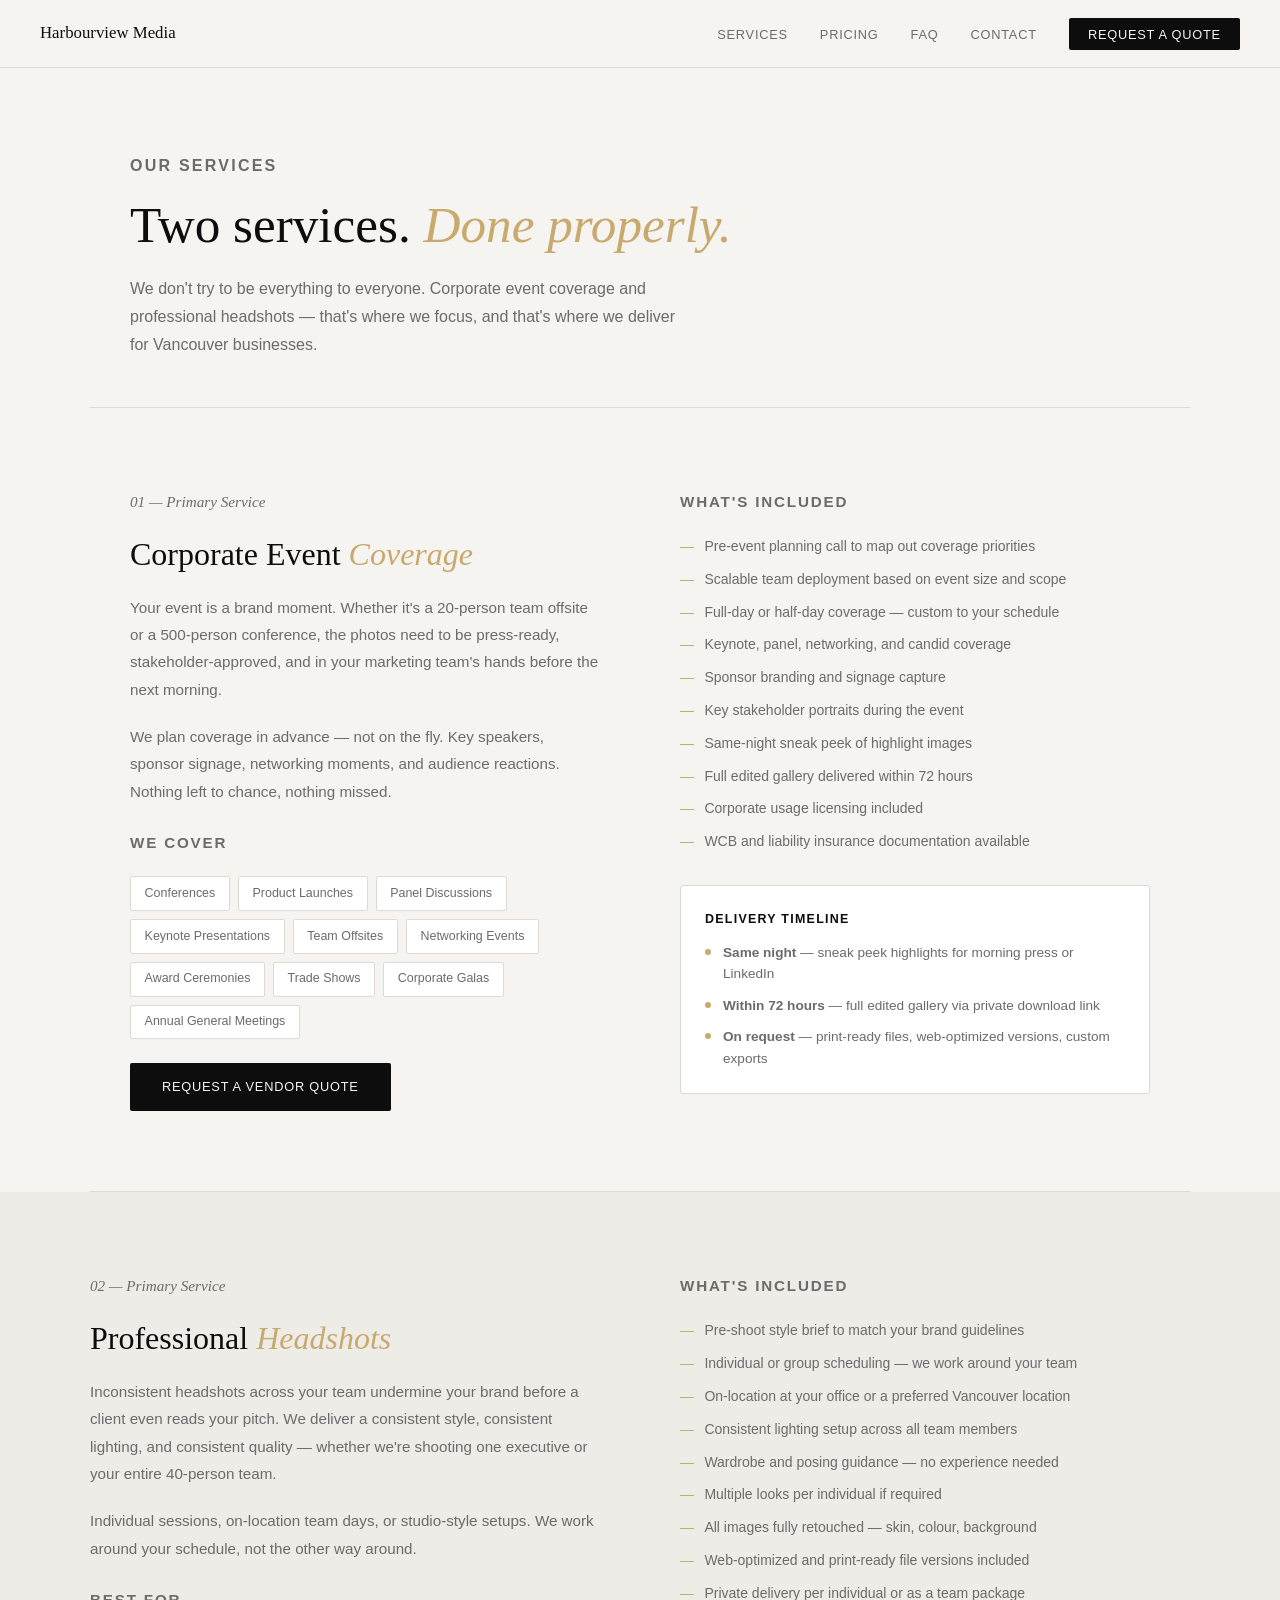
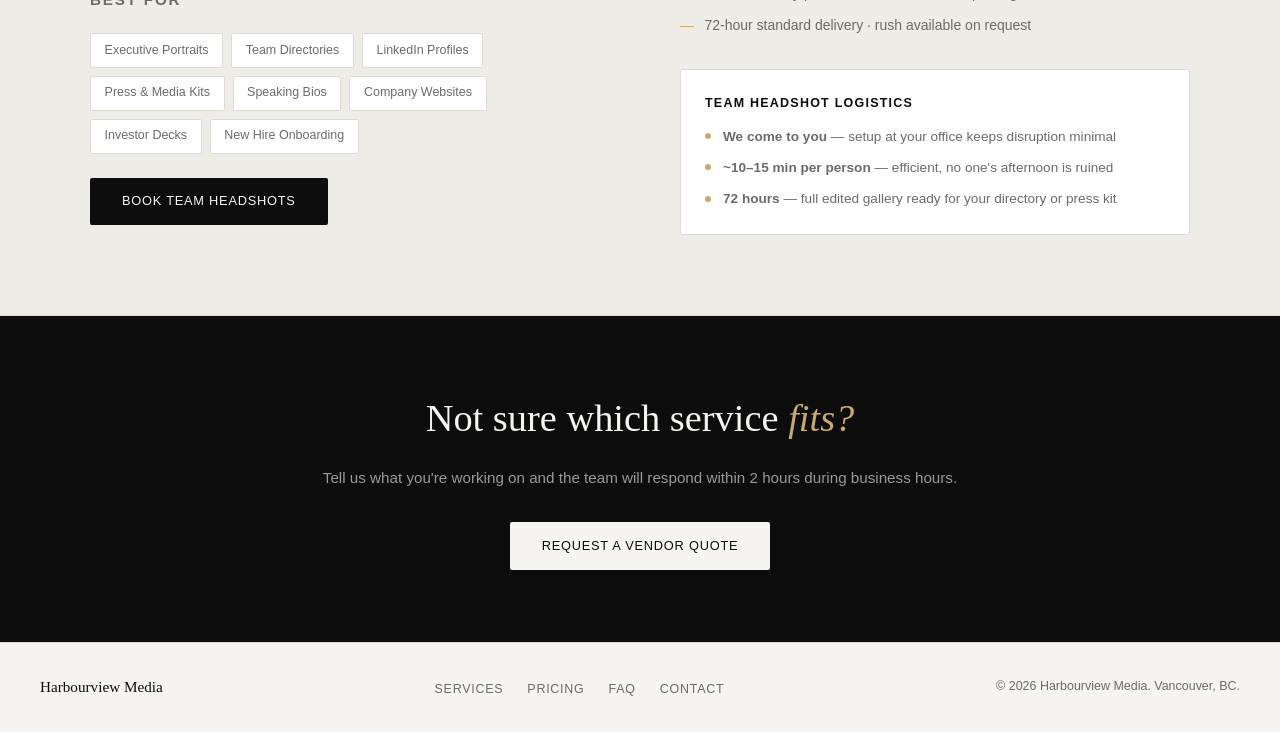
<file: services/index.html>
<!DOCTYPE html>
<html lang="en">
<head>
  <meta charset="UTF-8" />
  <meta name="viewport" content="width=device-width, initial-scale=1.0" />
  <title>Services — Harbourview Media</title>
  <meta name="description" content="Corporate event photography and professional headshots for Vancouver businesses. Press-ready delivery, scalable coverage, and streamlined vendor onboarding." />
  <style>
    *, *::before, *::after { box-sizing: border-box; margin: 0; padding: 0; }
    :root {
      --black: #0d0d0d; --white: #f5f4f0; --accent: #c8a96e;
      --grey: #6b6b6b; --light: #eeece7; --border: #dedad3;
      --font-display: Georgia, 'Times New Roman', serif;
      --font-body: 'Helvetica Neue', Helvetica, Arial, sans-serif;
    }
    body { font-family: var(--font-body); background: var(--white); color: var(--black); line-height: 1.6; }

    nav { display: flex; justify-content: space-between; align-items: center; padding: 1.25rem 2.5rem; border-bottom: 1px solid var(--border); background: var(--white); position: sticky; top: 0; z-index: 100; }
    .nav-logo { font-family: var(--font-display); font-size: 1.05rem; font-weight: normal; text-decoration: none; color: var(--black); }
    .nav-links { display: flex; gap: 2rem; list-style: none; align-items: center; }
    .nav-links a { text-decoration: none; color: var(--grey); font-size: 0.8rem; letter-spacing: 0.06em; text-transform: uppercase; transition: color 0.2s; }
    .nav-links a:hover { color: var(--black); }
    .nav-cta { background: var(--black) !important; color: var(--white) !important; padding: 0.55rem 1.2rem !important; border-radius: 2px; }
    .nav-cta:hover { background: var(--accent) !important; color: var(--black) !important; }

    .page-header { padding: 4rem 2.5rem 3rem; max-width: 1100px; margin: 0 auto; border-bottom: 1px solid var(--border); }
    .page-label { font-size: 0.72rem; text-transform: uppercase; letter-spacing: 0.14em; color: var(--accent); font-weight: 600; margin-bottom: 1rem; }
    .page-header h1 { font-family: var(--font-display); font-size: clamp(2rem, 4vw, 3.2rem); font-weight: normal; line-height: 1.15; }
    .page-header h1 em { font-style: italic; color: var(--accent); }
    .page-header p { font-size: 1rem; color: var(--grey); max-width: 560px; margin-top: 1.25rem; line-height: 1.75; }

    .service-block { padding: 5rem 2.5rem; max-width: 1100px; margin: 0 auto; display: grid; grid-template-columns: 1fr 1fr; gap: 5rem; align-items: start; border-bottom: 1px solid var(--border); }
    .service-block.alt-bg { display: block; background: var(--light); max-width: 100%; padding: 5rem 2.5rem; border-bottom: 1px solid var(--border); }
    .service-block.alt-bg .inner { max-width: 1100px; margin: 0 auto; display: grid; grid-template-columns: 1fr 1fr; gap: 5rem; align-items: start; }

    .service-num { font-family: var(--font-display); font-size: 0.85rem; font-style: italic; color: var(--accent); margin-bottom: 0.5rem; }
    .service-block h2 { font-family: var(--font-display); font-size: clamp(1.8rem, 2.5vw, 2.4rem); font-weight: normal; line-height: 1.2; margin-bottom: 1.25rem; }
    .service-block h2 em { font-style: italic; color: var(--accent); }
    .service-block p { font-size: 0.95rem; color: var(--grey); line-height: 1.8; margin-bottom: 1.25rem; }

    .use-cases { margin: 1.5rem 0; }
    .use-cases-label { font-size: 0.7rem; text-transform: uppercase; letter-spacing: 0.12em; color: var(--accent); font-weight: 600; margin-bottom: 0.75rem; }
    .use-cases-chips { display: flex; flex-wrap: wrap; gap: 0.5rem; }
    .chip { border: 1px solid var(--border); padding: 0.4rem 0.85rem; border-radius: 2px; font-size: 0.78rem; color: var(--grey); background: #fff; }

    .includes-list { list-style: none; display: flex; flex-direction: column; gap: 0.65rem; margin-bottom: 2rem; }
    .includes-list li { font-size: 0.875rem; color: var(--grey); display: flex; gap: 0.65rem; align-items: flex-start; line-height: 1.6; }
    .includes-list li::before { content: '—'; color: var(--accent); flex-shrink: 0; }
    .includes-label { font-size: 0.7rem; text-transform: uppercase; letter-spacing: 0.12em; color: var(--accent); font-weight: 600; margin-bottom: 0.75rem; }

    .btn-primary { display: inline-block; background: var(--black); color: var(--white); padding: 0.85rem 2rem; text-decoration: none; font-size: 0.8rem; letter-spacing: 0.06em; text-transform: uppercase; border-radius: 2px; transition: background 0.2s; }
    .btn-primary:hover { background: var(--accent); color: var(--black); }

    .delivery-box { border: 1px solid var(--border); border-radius: 3px; padding: 1.5rem; background: #fff; margin-top: 2rem; }
    .delivery-box h4 { font-size: 0.78rem; text-transform: uppercase; letter-spacing: 0.1em; font-weight: 600; margin-bottom: 0.75rem; }
    .delivery-timeline { display: flex; flex-direction: column; gap: 0.6rem; }
    .timeline-item { display: flex; gap: 0.75rem; align-items: flex-start; font-size: 0.85rem; color: var(--grey); }
    .timeline-dot { width: 6px; height: 6px; border-radius: 50%; background: var(--accent); margin-top: 0.45rem; flex-shrink: 0; }

    .cta-band { background: var(--black); color: var(--white); padding: 4.5rem 2.5rem; text-align: center; }
    .cta-band h2 { font-family: var(--font-display); font-size: clamp(1.6rem, 3vw, 2.6rem); font-weight: normal; margin-bottom: 1rem; }
    .cta-band h2 em { font-style: italic; color: var(--accent); }
    .cta-band p { font-size: 0.95rem; color: #999; margin-bottom: 2rem; }
    .btn-light { background: var(--white); color: var(--black); padding: 0.85rem 2rem; text-decoration: none; font-size: 0.8rem; letter-spacing: 0.06em; text-transform: uppercase; border-radius: 2px; display: inline-block; transition: background 0.2s; }
    .btn-light:hover { background: var(--accent); }

    footer { border-top: 1px solid var(--border); padding: 2rem 2.5rem; display: flex; justify-content: space-between; align-items: center; flex-wrap: wrap; gap: 1rem; }
    .footer-logo { font-family: var(--font-display); font-size: 0.95rem; color: var(--black); text-decoration: none; }
    .footer-links { display: flex; gap: 1.5rem; list-style: none; }
    .footer-links a { font-size: 0.78rem; text-transform: uppercase; letter-spacing: 0.06em; color: var(--grey); text-decoration: none; }
    .footer-links a:hover { color: var(--black); }
    .footer-copy { font-size: 0.78rem; color: var(--grey); }

    @media (max-width: 768px) {
      nav { padding: 1rem 1.25rem; }
      .nav-links { gap: 0.75rem; }
      .page-header { padding: 3rem 1.25rem 2rem; }
      .service-block { grid-template-columns: 1fr; gap: 2.5rem; padding: 3rem 1.25rem; }
      .service-block.alt-bg { padding: 3rem 1.25rem; }
      .service-block.alt-bg .inner { grid-template-columns: 1fr; gap: 2.5rem; }
      .cta-band { padding: 3rem 1.25rem; }
      footer { flex-direction: column; align-items: flex-start; padding: 1.5rem 1.25rem; }
    }
  </style>
</head>
<body>

<nav>
  <a href="https://harbourviewmedia.ca/" class="nav-logo">Harbourview Media</a>
  <ul class="nav-links">
    <li><a href="https://harbourviewmedia.ca/services">Services</a></li>
    <li><a href="https://harbourviewmedia.ca/pricing">Pricing</a></li>
    <li><a href="https://harbourviewmedia.ca/faq">FAQ</a></li>
    <li><a href="https://harbourviewmedia.ca/contact">Contact</a></li>
    <li><a href="https://harbourviewmedia.ca/contact" class="nav-cta">Request a Quote</a></li>
  </ul>
</nav>

<div class="page-header">
  <p class="page-label">Our services</p>
  <h1>Two services. <em>Done properly.</em></h1>
  <p>We don't try to be everything to everyone. Corporate event coverage and professional headshots — that's where we focus, and that's where we deliver for Vancouver businesses.</p>
</div>

<!-- SERVICE 01 — CORPORATE EVENTS -->
<div class="service-block" id="events">
  <div>
    <p class="service-num">01 — Primary Service</p>
    <h2>Corporate Event <em>Coverage</em></h2>
    <p>Your event is a brand moment. Whether it's a 20-person team offsite or a 500-person conference, the photos need to be press-ready, stakeholder-approved, and in your marketing team's hands before the next morning.</p>
    <p>We plan coverage in advance — not on the fly. Key speakers, sponsor signage, networking moments, and audience reactions. Nothing left to chance, nothing missed.</p>

    <div class="use-cases">
      <p class="use-cases-label">We cover</p>
      <div class="use-cases-chips">
        <span class="chip">Conferences</span>
        <span class="chip">Product Launches</span>
        <span class="chip">Panel Discussions</span>
        <span class="chip">Keynote Presentations</span>
        <span class="chip">Team Offsites</span>
        <span class="chip">Networking Events</span>
        <span class="chip">Award Ceremonies</span>
        <span class="chip">Trade Shows</span>
        <span class="chip">Corporate Galas</span>
        <span class="chip">Annual General Meetings</span>
      </div>
    </div>

    <a href="https://harbourviewmedia.ca/contact" class="btn-primary">Request a Vendor Quote</a>
  </div>

  <div>
    <p class="includes-label">What's included</p>
    <ul class="includes-list">
      <li>Pre-event planning call to map out coverage priorities</li>
      <li>Scalable team deployment based on event size and scope</li>
      <li>Full-day or half-day coverage — custom to your schedule</li>
      <li>Keynote, panel, networking, and candid coverage</li>
      <li>Sponsor branding and signage capture</li>
      <li>Key stakeholder portraits during the event</li>
      <li>Same-night sneak peek of highlight images</li>
      <li>Full edited gallery delivered within 72 hours</li>
      <li>Corporate usage licensing included</li>
      <li>WCB and liability insurance documentation available</li>
    </ul>

    <div class="delivery-box">
      <h4>Delivery Timeline</h4>
      <div class="delivery-timeline">
        <div class="timeline-item"><div class="timeline-dot"></div><span><strong>Same night</strong> — sneak peek highlights for morning press or LinkedIn</span></div>
        <div class="timeline-item"><div class="timeline-dot"></div><span><strong>Within 72 hours</strong> — full edited gallery via private download link</span></div>
        <div class="timeline-item"><div class="timeline-dot"></div><span><strong>On request</strong> — print-ready files, web-optimized versions, custom exports</span></div>
      </div>
    </div>
  </div>
</div>

<!-- SERVICE 02 — HEADSHOTS -->
<div class="service-block alt-bg" id="headshots">
  <div class="inner">
    <div>
      <p class="service-num">02 — Primary Service</p>
      <h2>Professional <em>Headshots</em></h2>
      <p>Inconsistent headshots across your team undermine your brand before a client even reads your pitch. We deliver a consistent style, consistent lighting, and consistent quality — whether we're shooting one executive or your entire 40-person team.</p>
      <p>Individual sessions, on-location team days, or studio-style setups. We work around your schedule, not the other way around.</p>

      <div class="use-cases">
        <p class="use-cases-label">Best for</p>
        <div class="use-cases-chips">
          <span class="chip">Executive Portraits</span>
          <span class="chip">Team Directories</span>
          <span class="chip">LinkedIn Profiles</span>
          <span class="chip">Press &amp; Media Kits</span>
          <span class="chip">Speaking Bios</span>
          <span class="chip">Company Websites</span>
          <span class="chip">Investor Decks</span>
          <span class="chip">New Hire Onboarding</span>
        </div>
      </div>

      <a href="https://harbourviewmedia.ca/contact" class="btn-primary">Book Team Headshots</a>
    </div>

    <div>
      <p class="includes-label">What's included</p>
      <ul class="includes-list">
        <li>Pre-shoot style brief to match your brand guidelines</li>
        <li>Individual or group scheduling — we work around your team</li>
        <li>On-location at your office or a preferred Vancouver location</li>
        <li>Consistent lighting setup across all team members</li>
        <li>Wardrobe and posing guidance — no experience needed</li>
        <li>Multiple looks per individual if required</li>
        <li>All images fully retouched — skin, colour, background</li>
        <li>Web-optimized and print-ready file versions included</li>
        <li>Private delivery per individual or as a team package</li>
        <li>72-hour standard delivery · rush available on request</li>
      </ul>

      <div class="delivery-box">
        <h4>Team Headshot Logistics</h4>
        <div class="delivery-timeline">
          <div class="timeline-item"><div class="timeline-dot"></div><span><strong>We come to you</strong> — setup at your office keeps disruption minimal</span></div>
          <div class="timeline-item"><div class="timeline-dot"></div><span><strong>~10–15 min per person</strong> — efficient, no one's afternoon is ruined</span></div>
          <div class="timeline-item"><div class="timeline-dot"></div><span><strong>72 hours</strong> — full edited gallery ready for your directory or press kit</span></div>
        </div>
      </div>
    </div>
  </div>
</div>

<div class="cta-band">
  <h2>Not sure which service <em>fits?</em></h2>
  <p>Tell us what you're working on and the team will respond within 2 hours during business hours.</p>
  <a href="https://harbourviewmedia.ca/contact" class="btn-light">Request a Vendor Quote</a>
</div>

<footer>
  <a href="https://harbourviewmedia.ca/" class="footer-logo">Harbourview Media</a>
  <ul class="footer-links">
    <li><a href="https://harbourviewmedia.ca/services">Services</a></li>
    <li><a href="https://harbourviewmedia.ca/pricing">Pricing</a></li>
    <li><a href="https://harbourviewmedia.ca/faq">FAQ</a></li>
    <li><a href="https://harbourviewmedia.ca/contact">Contact</a></li>
  </ul>
  <p class="footer-copy">© 2026 Harbourview Media. Vancouver, BC.</p>
</footer>

</body>
</html>
</file>
